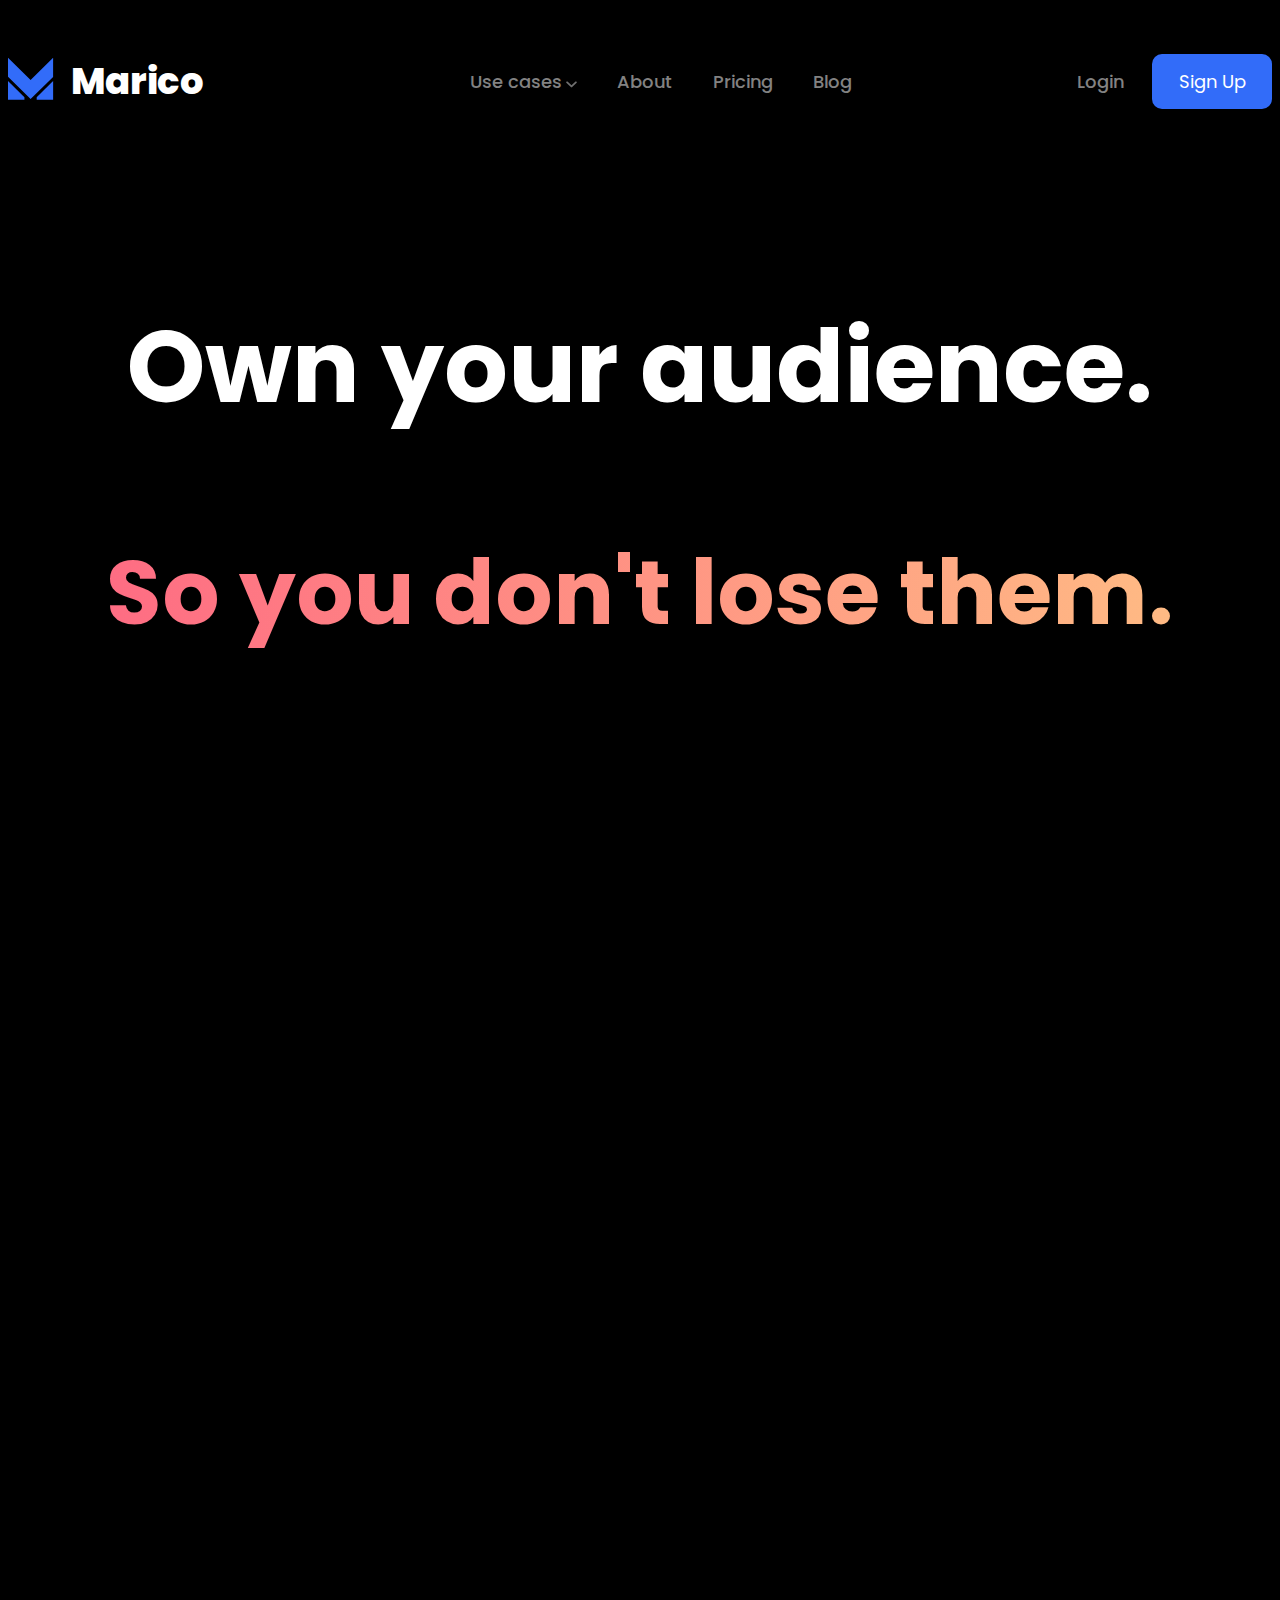
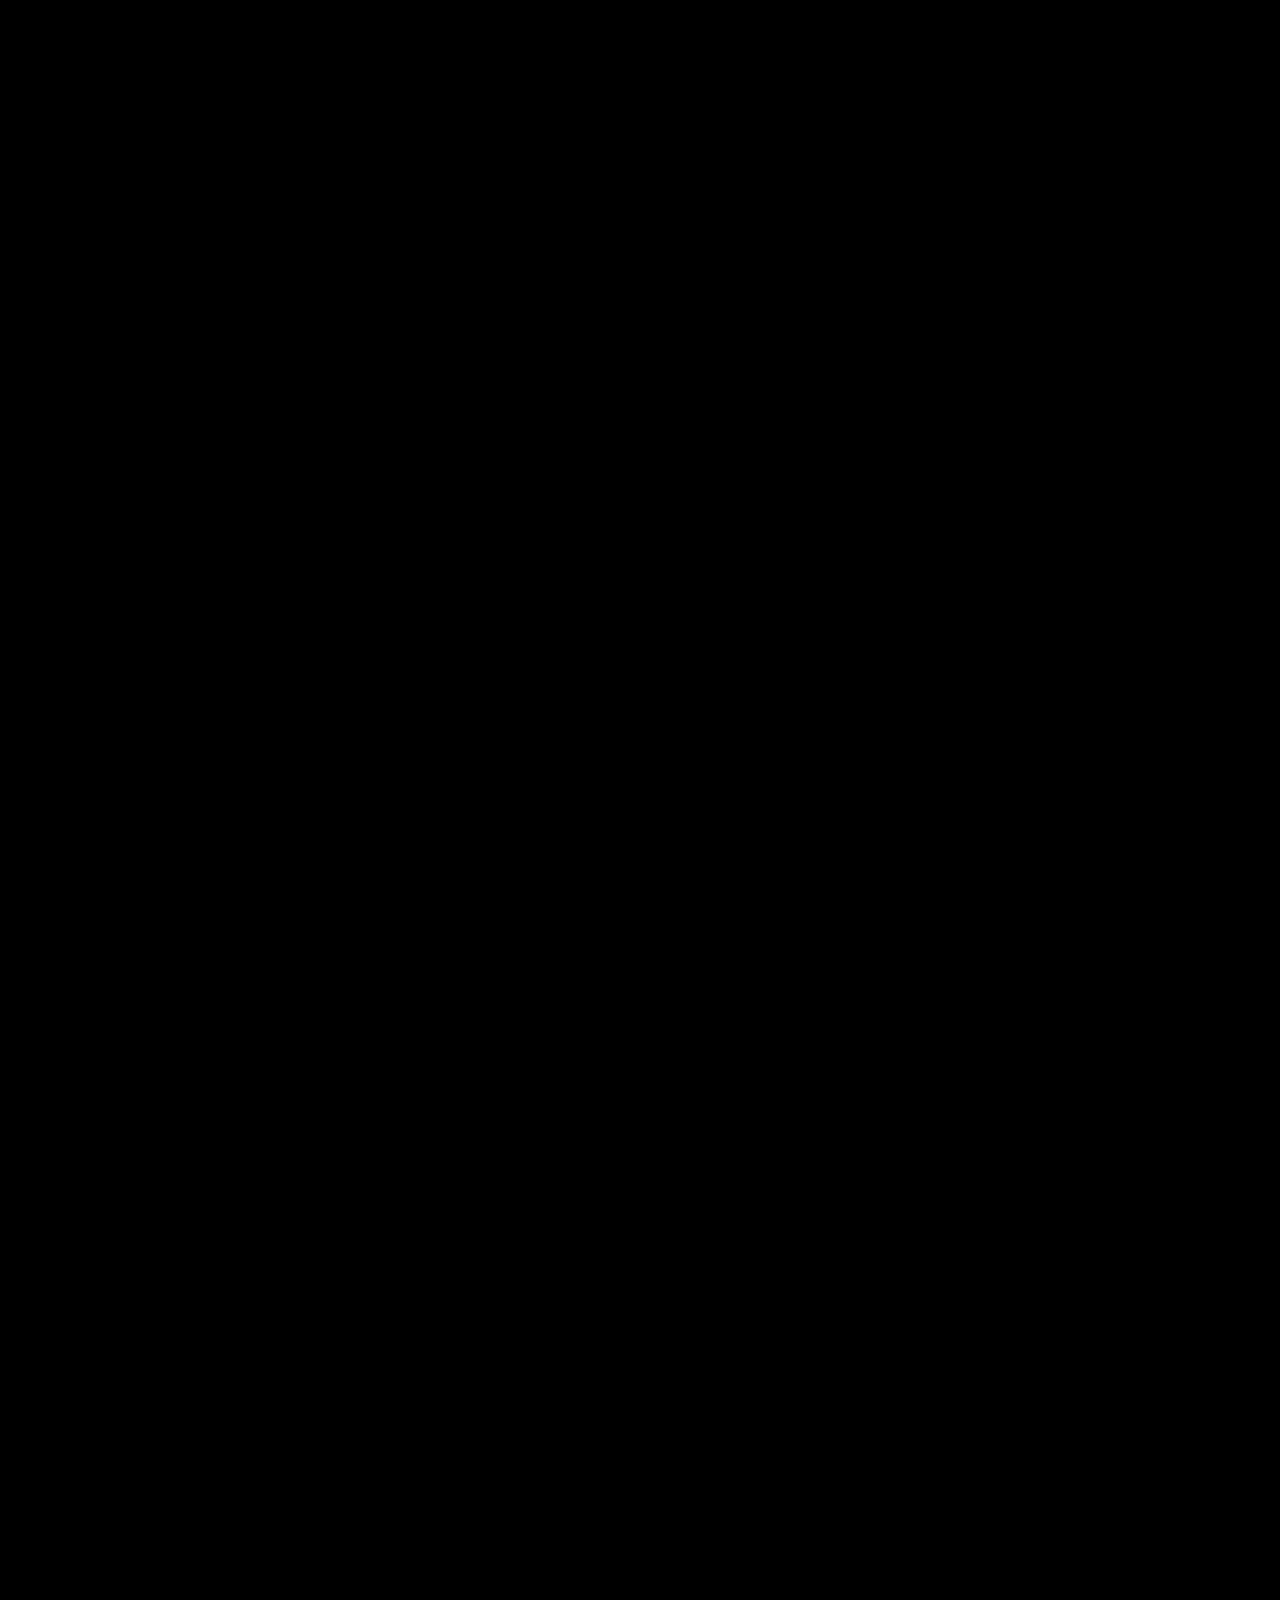
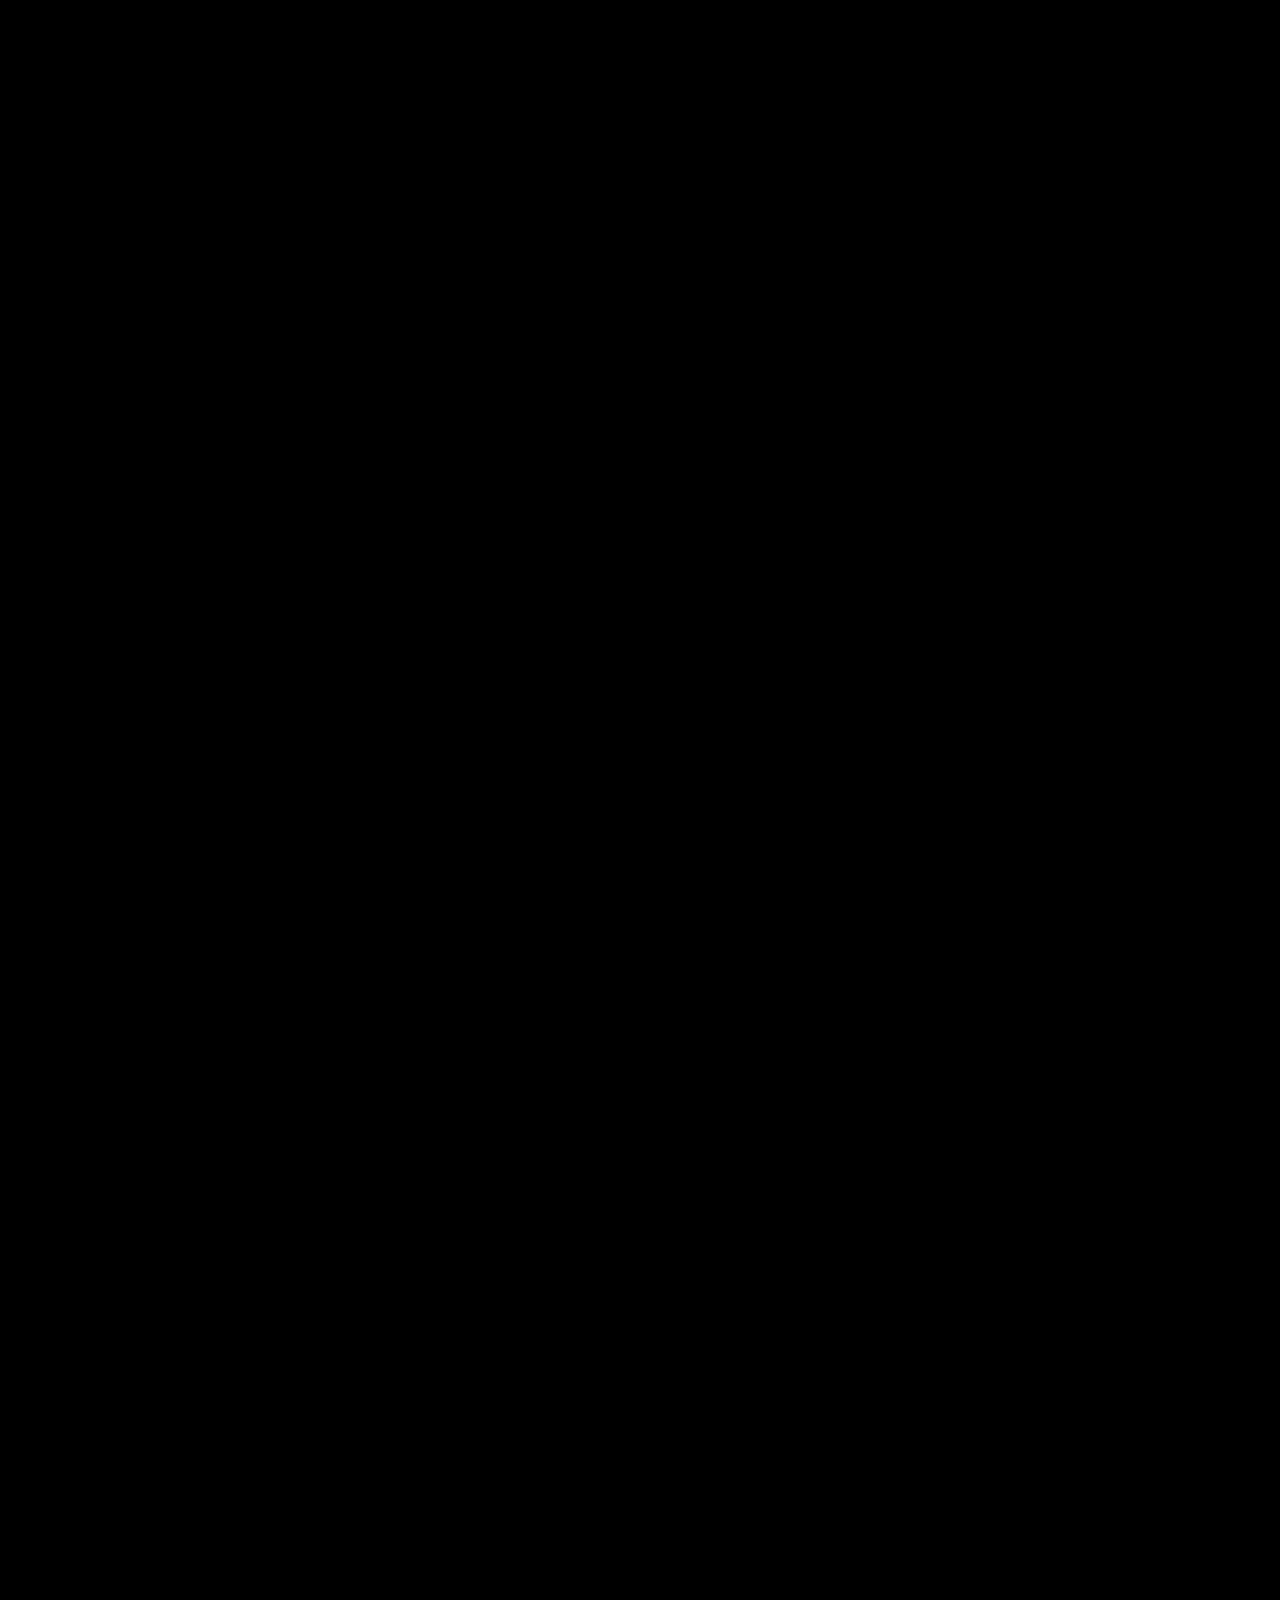
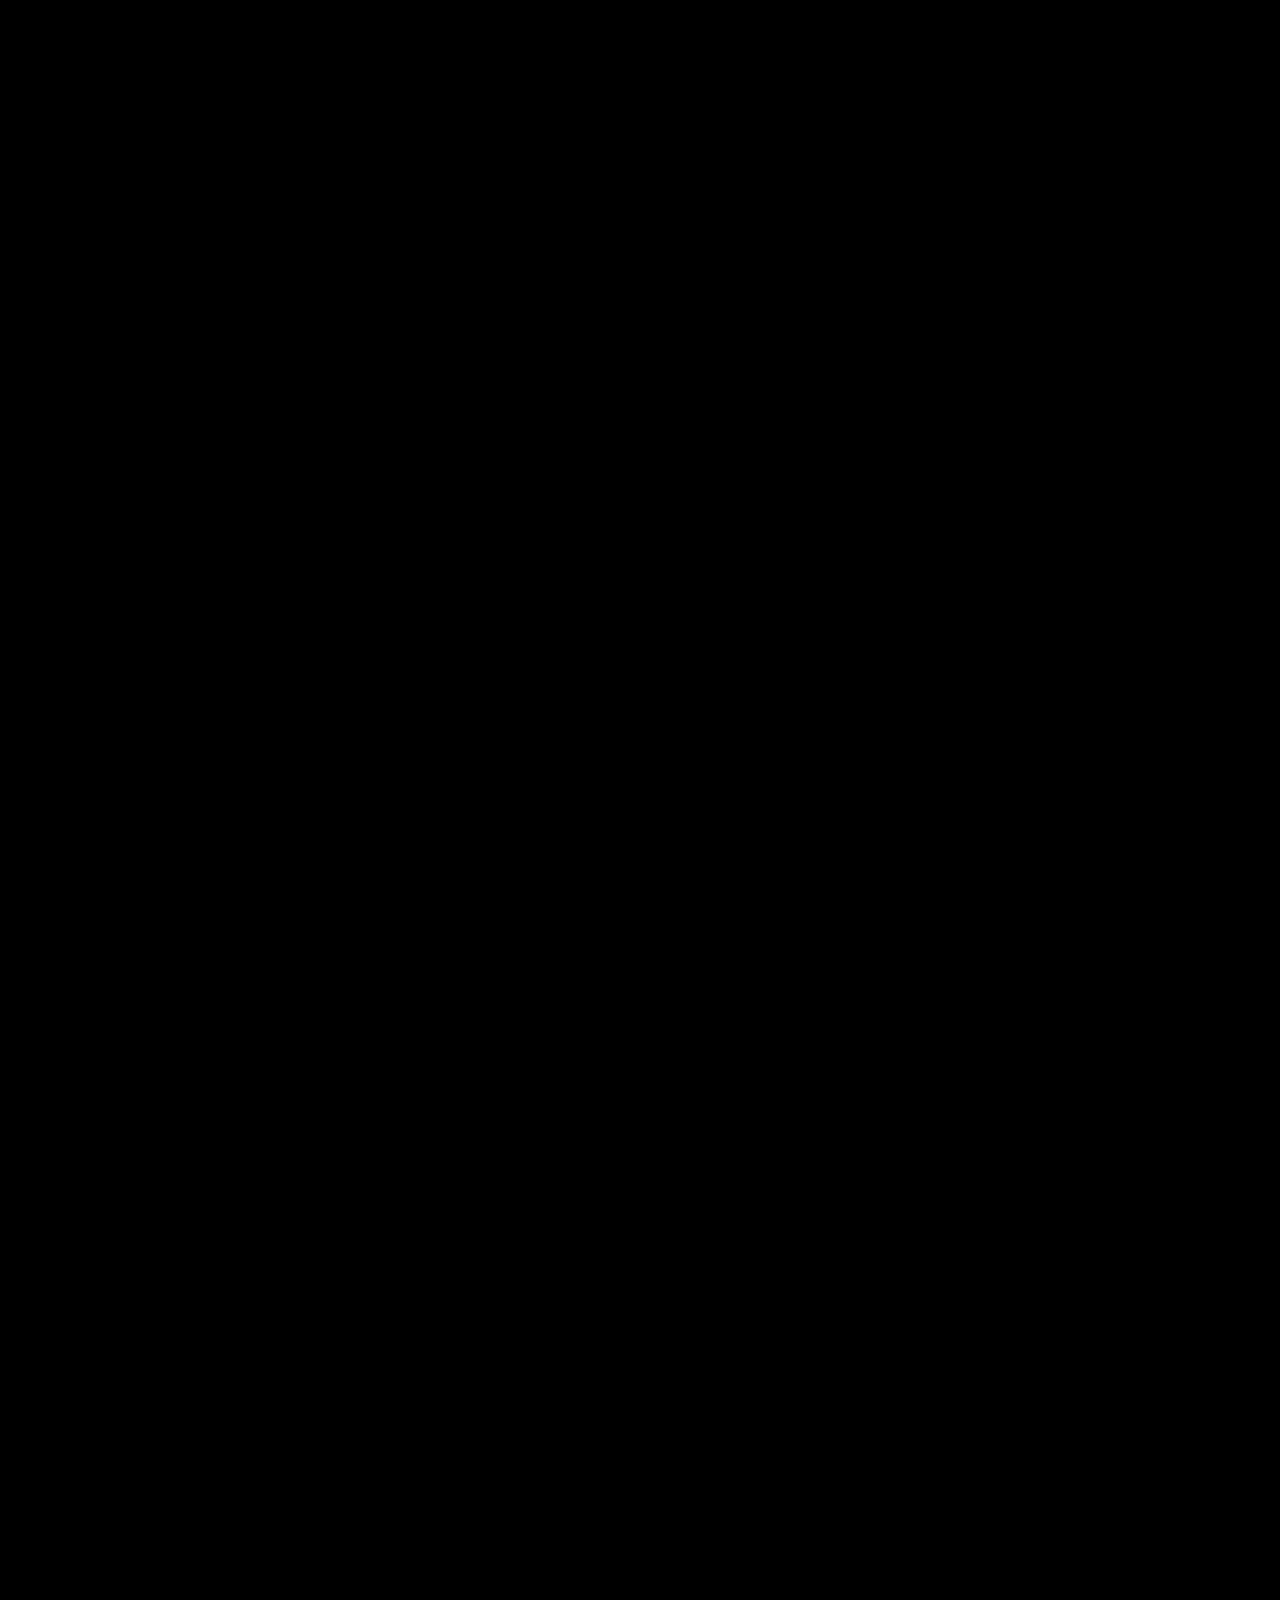
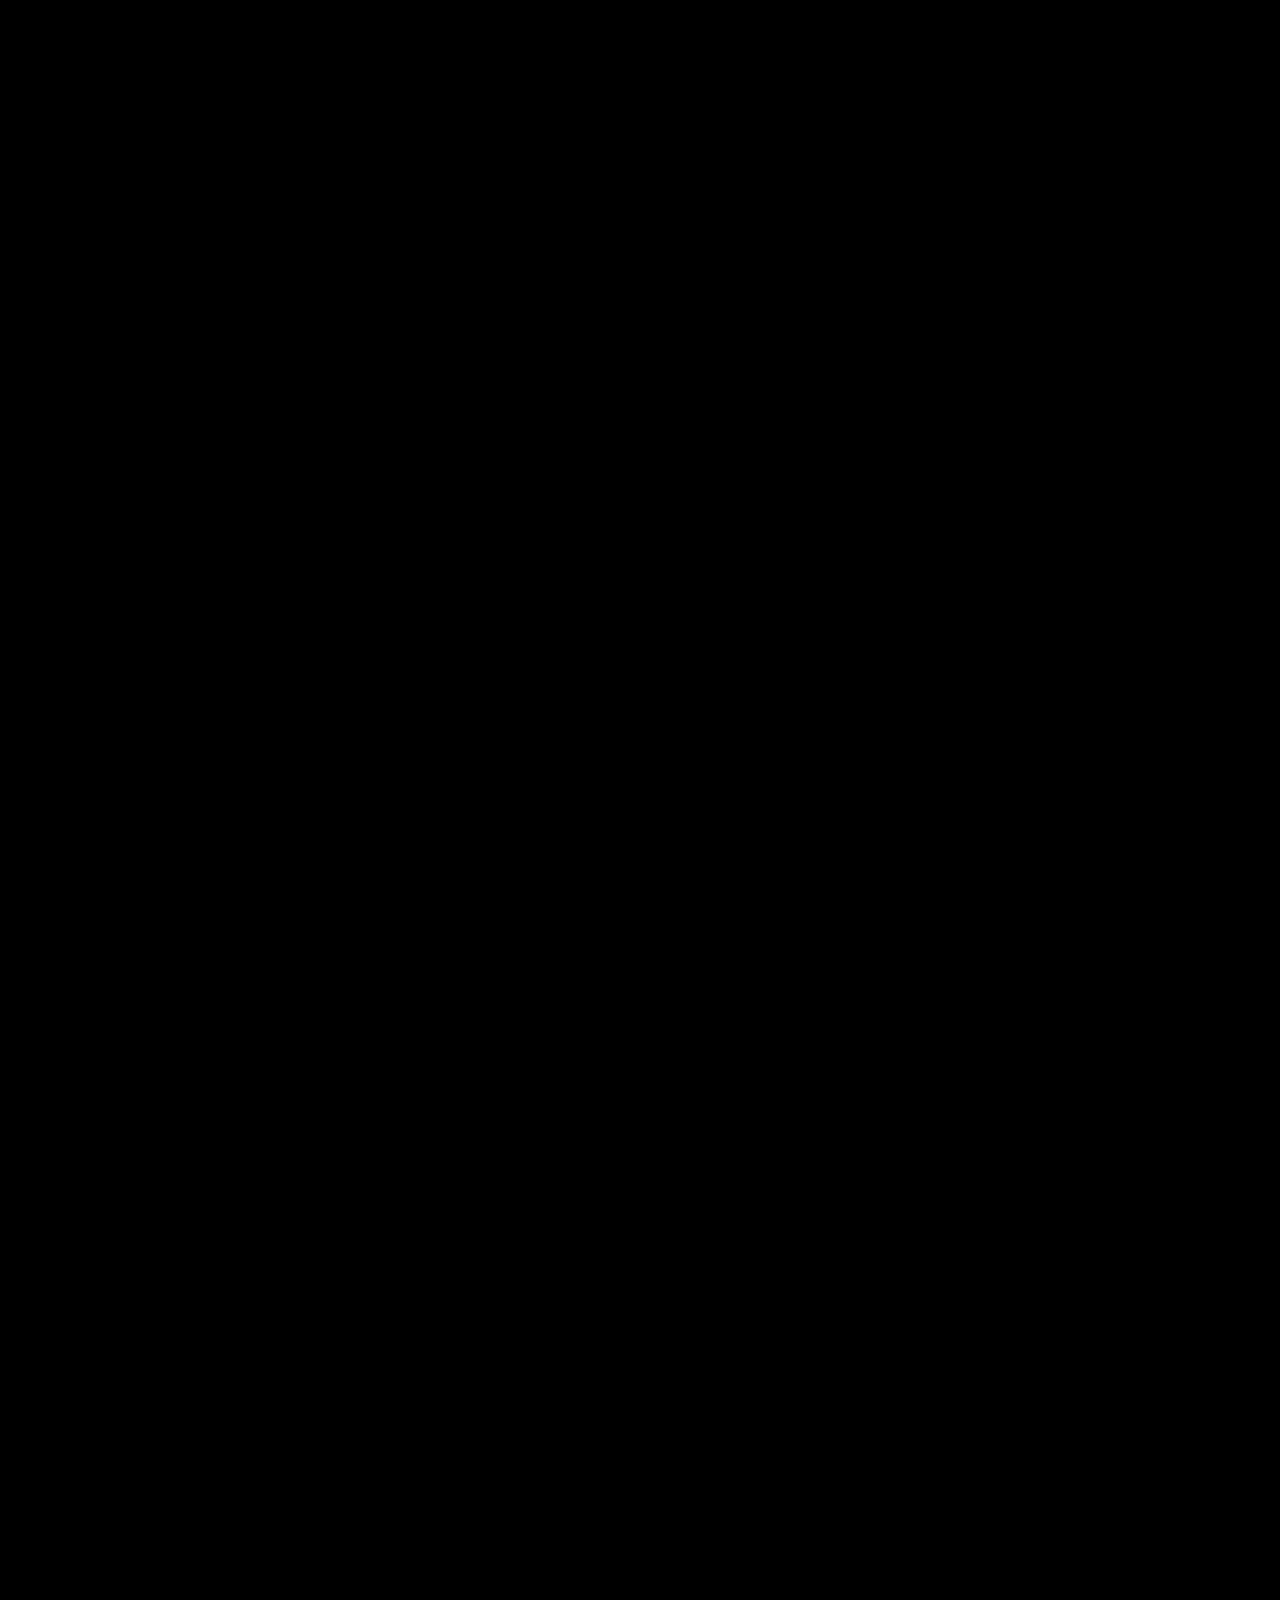
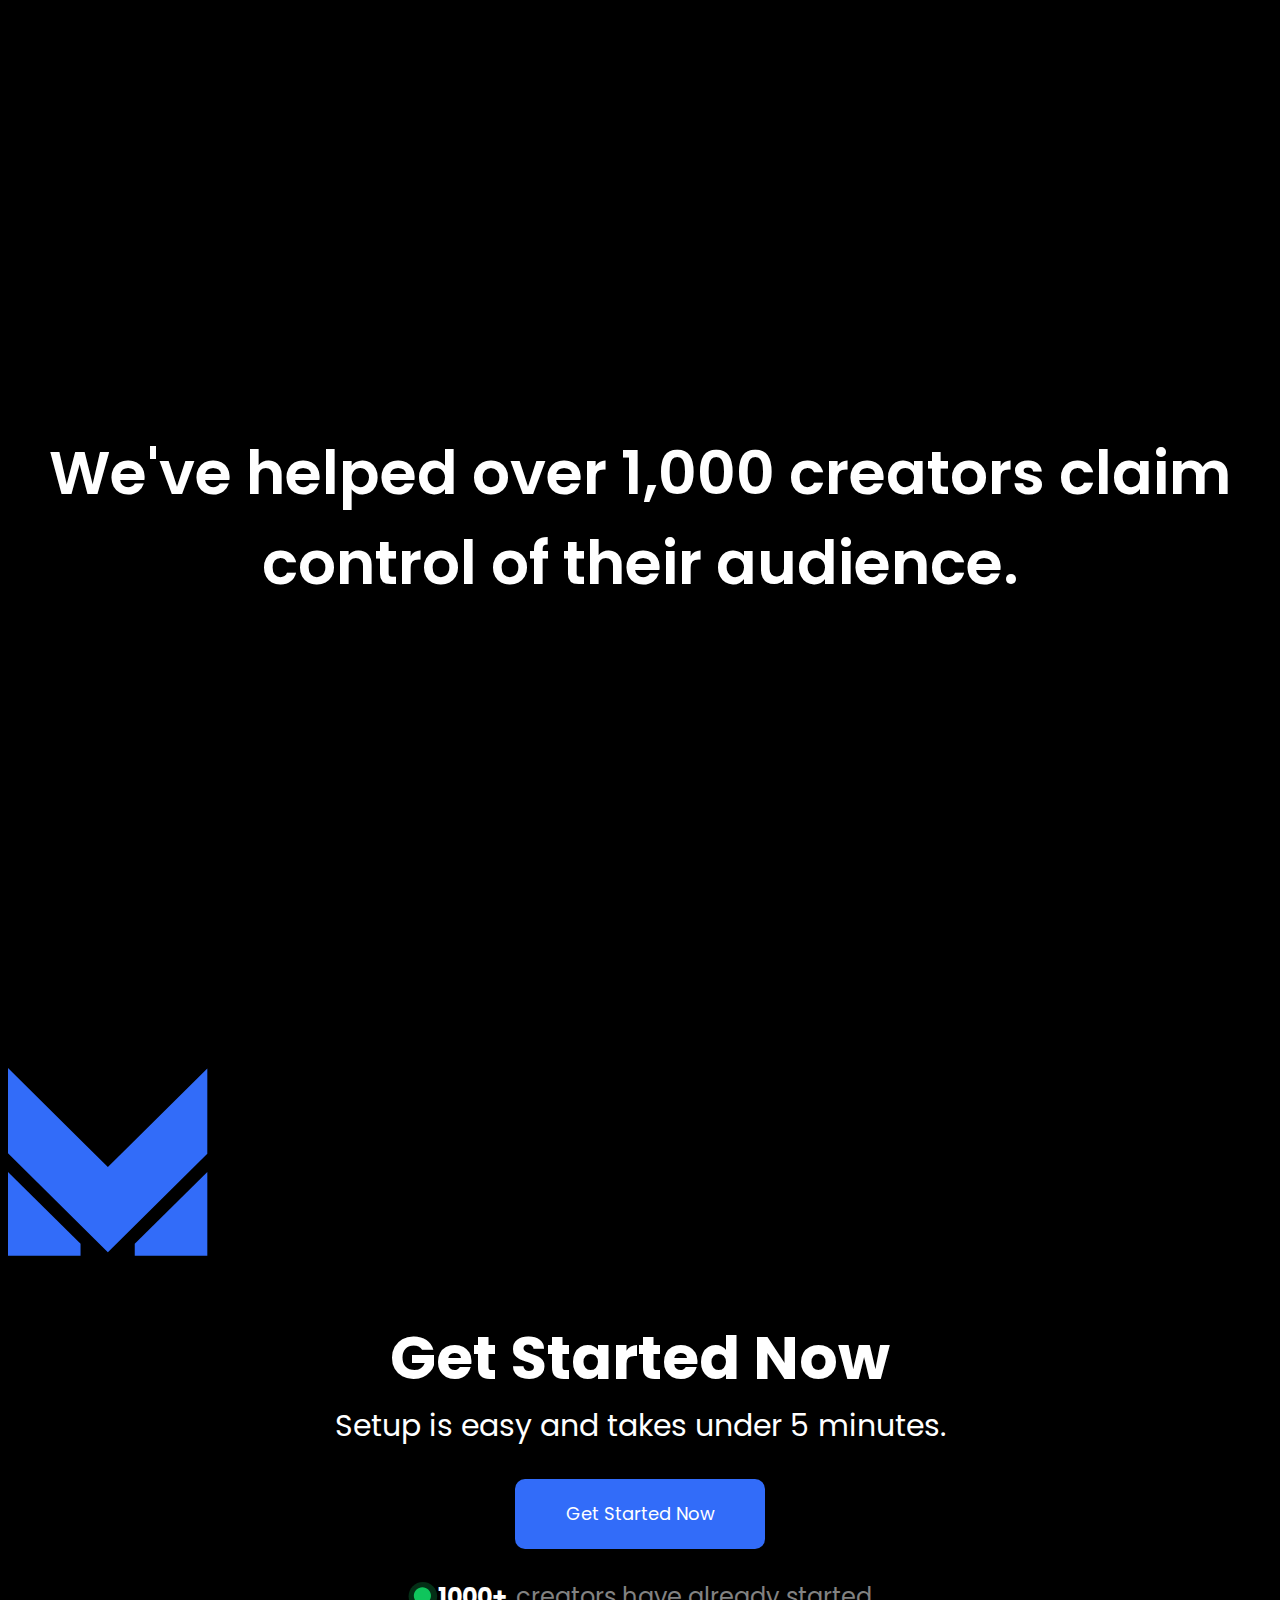
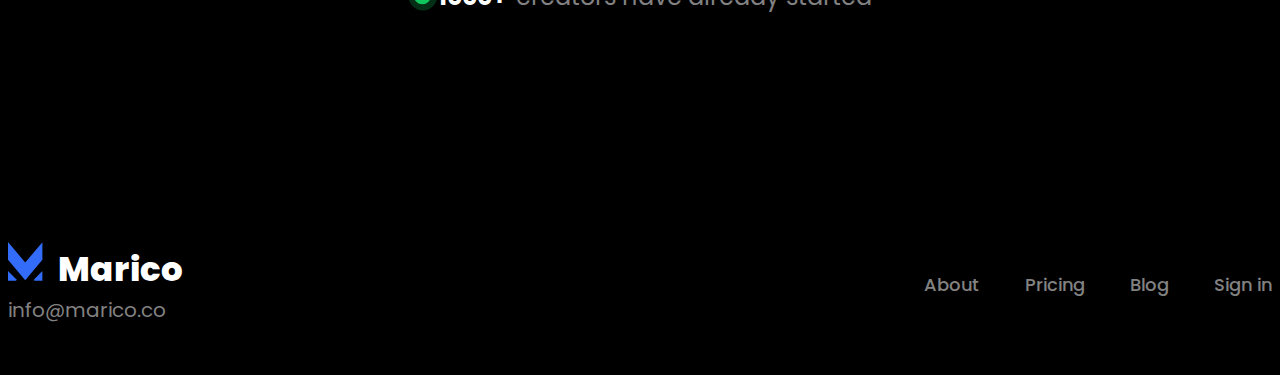
<file: index.html>
<!DOCTYPE html>
<html lang="en">
  <head>
    <meta charset="UTF-8" />
    <meta
      name="description"
      content="Хотите получить полный контроль над вашей аудиторией?
      Заходите и покупайте наши услуги"
    />
    <meta http-equiv="X-UA-Compatible" content="IE=edge" />
    <meta name="viewport" content="width=device-width, initial-scale=1.0" />
    <title>Marico</title>
  </head>
  <body>
    <header class="header">
      <div class="container">
        <div class="row">
          <div class="col-xl-12 header__wrapper">
            <div class="header__logo">
              <img src="img/header/logo.svg" alt="" class=""/>
              Marico
            </div>
            <div class="header__burger">
              <span></span>
              <span></span>
              <span></span>
            </div>
            <ul class="header__list">
              <li>
                <a href="index.html">Use cases</a>
                <ul class="header__submenu">
                  <li><a href="#">Category</a></li>
                  <li><a href="#">Author</a></li>
                  <li><a href="login.html">Login</a></li>
                  <li><a href="sign.html">Sign Up</a></li>
                </ul>
              </li>
              <li><a class="active" href="mission.html">About</a></li>
              <li><a href="pricing.html">Pricing</a></li>
              <li><a href="blog.html">Blog</a></li>
            </ul>
            <div class="header__account">
              <a href="login.html" class="header__login">Login</a>
              <a href="sign.html">
                <button class="header__button button">Sign Up</button>
              </a>
            </div>
          </div>
        </div>
      </div>
    </header>
    <section class="start">
      <div class="container"> <div class="row">
          <h2 class="col-xl-12 start__heading wow slideInLeft"
          data-wow-duration="2s"
          data-wow-offset="200">Own your audience.</h2>
          <div class="col-xl-12 start__gradient wow slideInRight "
          data-wow-duration="2s"
          data-wow-offset="200">So you don't lose them.</div>
          <div class="col-xl-12 start__descr wow fadeInDown "
          data-wow-duration="2s"
          data-wow-delay="2s"
          data-wow-offset="200">
            Turn your audience into email and text message subscribers.
          </div>
          <div class="col-xl-12 start__buttons wow fadeInDown "
          data-wow-duration="2s"
          data-wow-delay="2s"
          data-wow-offset="200">
            <a href="#"><button class="button">Get Started Now</button></a
            ><a href="#"
              ><button class="button button-grey">View A Demo</button></a
            >
          </div>
          <div class="start__creators wow fadeInDown"
          data-wow-duration="2s"
          data-wow-delay="2s">
            <img src="img/header/active.svg" alt="" />
            .
            <div class="start__count">1000+</div>
            <div class="start__text">creators have already started</div>
          </div>
        </div>
      </div></div>
       
    </section>
    <section
      class="why wow fadeInUp"
      data-wow-duration="2s"
      data-wow-offset="200"
    >
      <div class="container">
        <div class="row">
          <div class="col-xl-10 offset-xl-1">
            <h2 class="why__title">Why Creators Love Marico</h2>
          </div>
        </div>
        <div class="row">
          <div class="col-xl-12 why__cards">
            <div class="col-xl-4 why__card">
              <div class="why__card-title">
                <img src="img/why/card-1.svg" alt="" />Reduced Anxiety
              </div>
              <div class="why__card-descr">
                Never worry about losing your audience.
              </div>
            </div>
            <div class="col-xl-4 why__card">
              <div class="why__card-title">
                <img src="img/why/card-2.svg" alt="" />Lower Workload
              </div>
              <div class="why__card-descr">
                Just share one link. We'll handle the rest.
              </div>
            </div>
            <div class="col-xl-4 why__card">
              <div class="why__card-title">
                <img src="img/why/card-3.svg" alt="" />More Time
              </div>
              <div class="why__card-descr">
                Spend less time on marketing tools
              </div>
            </div>
          </div>
        </div>
      </div>
    </section>
    <section class="one wow slideInUp"
    data-wow-duration="2s"
    data-wow-offset="300">
      <div class="container">
        <div class="stepnumber">STEP 1</div>
        <div class="row">
          <div class="col-xl-10 offset-xl-1 steptitle">
            Connect Your Content
          </div>
          <div class="col-xl-8 offset-xl-2 stepdescr">
            Bring all of your content together and get a Homepage that
            automatically updates whenever you create anywhere online.
          </div>
          <div class="col-xl-6 offset-xl-3">
            <button class="one__button button button-grey">
              View Avaliable Sources
            </button>
          </div>
        </div>
        <div class="row block">
          <div class="col-xl-6 block__content col-lg-11 col-md-10">
            <div class="block__uptitle">Your Homepage</div>
            <div class="block__title">
              Your Content. <br />
              All in <span class="block__blue">One Spot</span>
            </div>
            <ol class="block__list">
              <li>Bring all of your content together into one homepage.</li>
              <li>Your page automatically updates whenever you create.</li>
            </ol>
            <div class="block__buttons">
              <a href="#">
                <button class="button">Get Started Now</button>
              </a>
              <a href="#">
                <button class="button button-grey">View A Demo</button>
              </a>
            </div>
          </div>
          <div class="col-xl-6 block__image">
            <img src="img/step_one/stepone.webp" alt="" />
            <div class="block__square"></div>
          </div>
        </div>
      </div>
    </section>
    <section class="two wow slideInUp"
    data-wow-duration="2s"
    data-wow-offset="500">
      <div class="container">
        <div class="stepnumber">STEP 2</div>
        <div class="row">
          <div class="col-xl-10 offset-xl-1 steptitle">Share Your Homepage</div>
          <div class="col-xl-8 offset-xl-2 stepdescr">
            Share your Wavium homepage link with your followers, and we'll
            handle the rest.
          </div>
        </div>
        <div class="row two__wrapper">
          <div class="col-xl-6 two__bottom">
            <div class="two__block">
              <h2 class="two__uptitle">One Link</h2>
              <div class="two__title">
                ALL You Create. <br />
                <span class="two__white">One Link.</span>
              </div>
              <div class="container-fluid">
                <img
                  class="two__image"
                  src="img/step_two/step-two.svg"
                  alt=""
                />
              </div>
            </div>
          </div>
          <div class="col-xl-6">
            <div class="two__block">
              <h2 class="two__uptitle">Collect Subscribers</h2>
              <div class="two__title two__top">
                Emails.
                <br />
                Phone #s. <br />
                <span class="two__white">All Yours.</span>
              </div>
            </div>
          </div>
        </div>
        <a href="#">
          <button class="button two__button">Get Started</button>
        </a>
      </div>
    </section>
    <section class="one wow slideInUp"
    data-wow-duration="2s"
    data-wow-offset="200">
      <div class="container">
        <div class="stepnumber">STEP 3</div>
        <div class="row">
          <div class="col-xl-10 offset-xl-1 steptitle">
            Send Emails & Text Messages
          </div>
          <div class="col-xl-8 offset-xl-2 stepdescr">
            No more going through a social platform. Reach and engage your
            audience directly over email and text massage.
          </div>
        </div>
        <div class="row block">
          <div class="col-xl-6 block__content col-lg-11 col-md-10">
            <div class="block__uptitle">Create & Share</div>
            <div class="block__title">
              Reach Your<br />
              Audience <span class="block__blue">Directly.</span>
            </div>
            <ol class="block__list">
              <li>Embed content or create something new to share.</li>
              <li>Share content over email, text message or your homepage.</li>
            </ol>
            <div class="block__buttons">
              <a href="#">
                <button class="button">Get Started Now</button>
              </a>
              <a href="#">
                <button class="button button-grey">View A Demo</button>
              </a>
            </div>
          </div>
          <div class="col-xl-6 block__image three__image">
            <img src="img/step_three/step-three.webp" alt="" />
            <div class="block__square"></div>
          </div>
        </div>
      </div>
    </section>
    <section class="experts wow slideInUp"
    data-wow-duration="2s"
    data-wow-offset="300">
      <div class="container-fluid">
        <div class="row">
          <div class="col-xl-12">
            <div class="experts__title">Experts Agree</div>
          </div>
          <div class="col-xl-12">
            <img src="img/experts/Image.webp" alt="" />
          </div>
        </div>
      </div>
    </section>
    <section class="help">
      <div class="container">
        <div class="row">
          <div class="col-xl-12">
            <div class="help__text">
              We've helped over 1,000 creators claim control of their audience.
            </div>
          </div>
        </div>
      </div>
    </section>
    <section class="prefooter">
      <div class="container">
        <div class="row">
          <img src="img/footer/footer.svg" alt="" class="prefooter__logo" />
          <div class="prefooter__title">Get Started Now</div>
          <div class="prefooter__descr">
            Setup is easy and takes under 5 minutes.
          </div>
          <button class="prefooter__button button">Get Started Now</button>
          <div class="start__creators">
            <img src="img/header/active.svg" alt="" />
            <div class="start__count">1000+</div>
            <div class="start__text">creators have already started</div>
          </div>
        </div>
      </div>
    </section>
    <footer class="footer">
      <div class="container">
        <div class="row">
          <div class="col-xl-12 footer__block">
            <div class="footer__intro">
              <img src="img/footer/footer_2.svg" alt="" />Marico
              <br />
              <div class="footer__mail">info@marico.co</div>
            </div>

            <ul class="footer__list">
              <li class="active"><a href="mission.html">About</a></li>
              <li><a href="pricing.html">Pricing</a></li>
              <li><a href="blog.html">Blog</a></li>
              <li><a href="sign.html">Sign in</a></li>
            </ul>
          </div>
        </div>
      </div>
    </footer>

    <link
      href="https://cdn.jsdelivr.net/npm/bootstrap@5.3.0-alpha1/dist/css/bootstrap.min.css"
      rel="stylesheet"
      integrity="sha384-GLhlTQ8iRABdZLl6O3oVMWSktQOp6b7In1Zl3/Jr59b6EGGoI1aFkw7cmDA6j6gD"
      crossorigin="anonymous"
    />
    <script src="js/main.js"></script>
    <script src="libs/wow.min.js"></script>
    <script>
      new WOW().init();
    </script>

    <link rel="stylesheet" href="libs/animate.css" />
    <link rel="stylesheet" href="css/style.min.css" />
  </body>
</html>
</file>
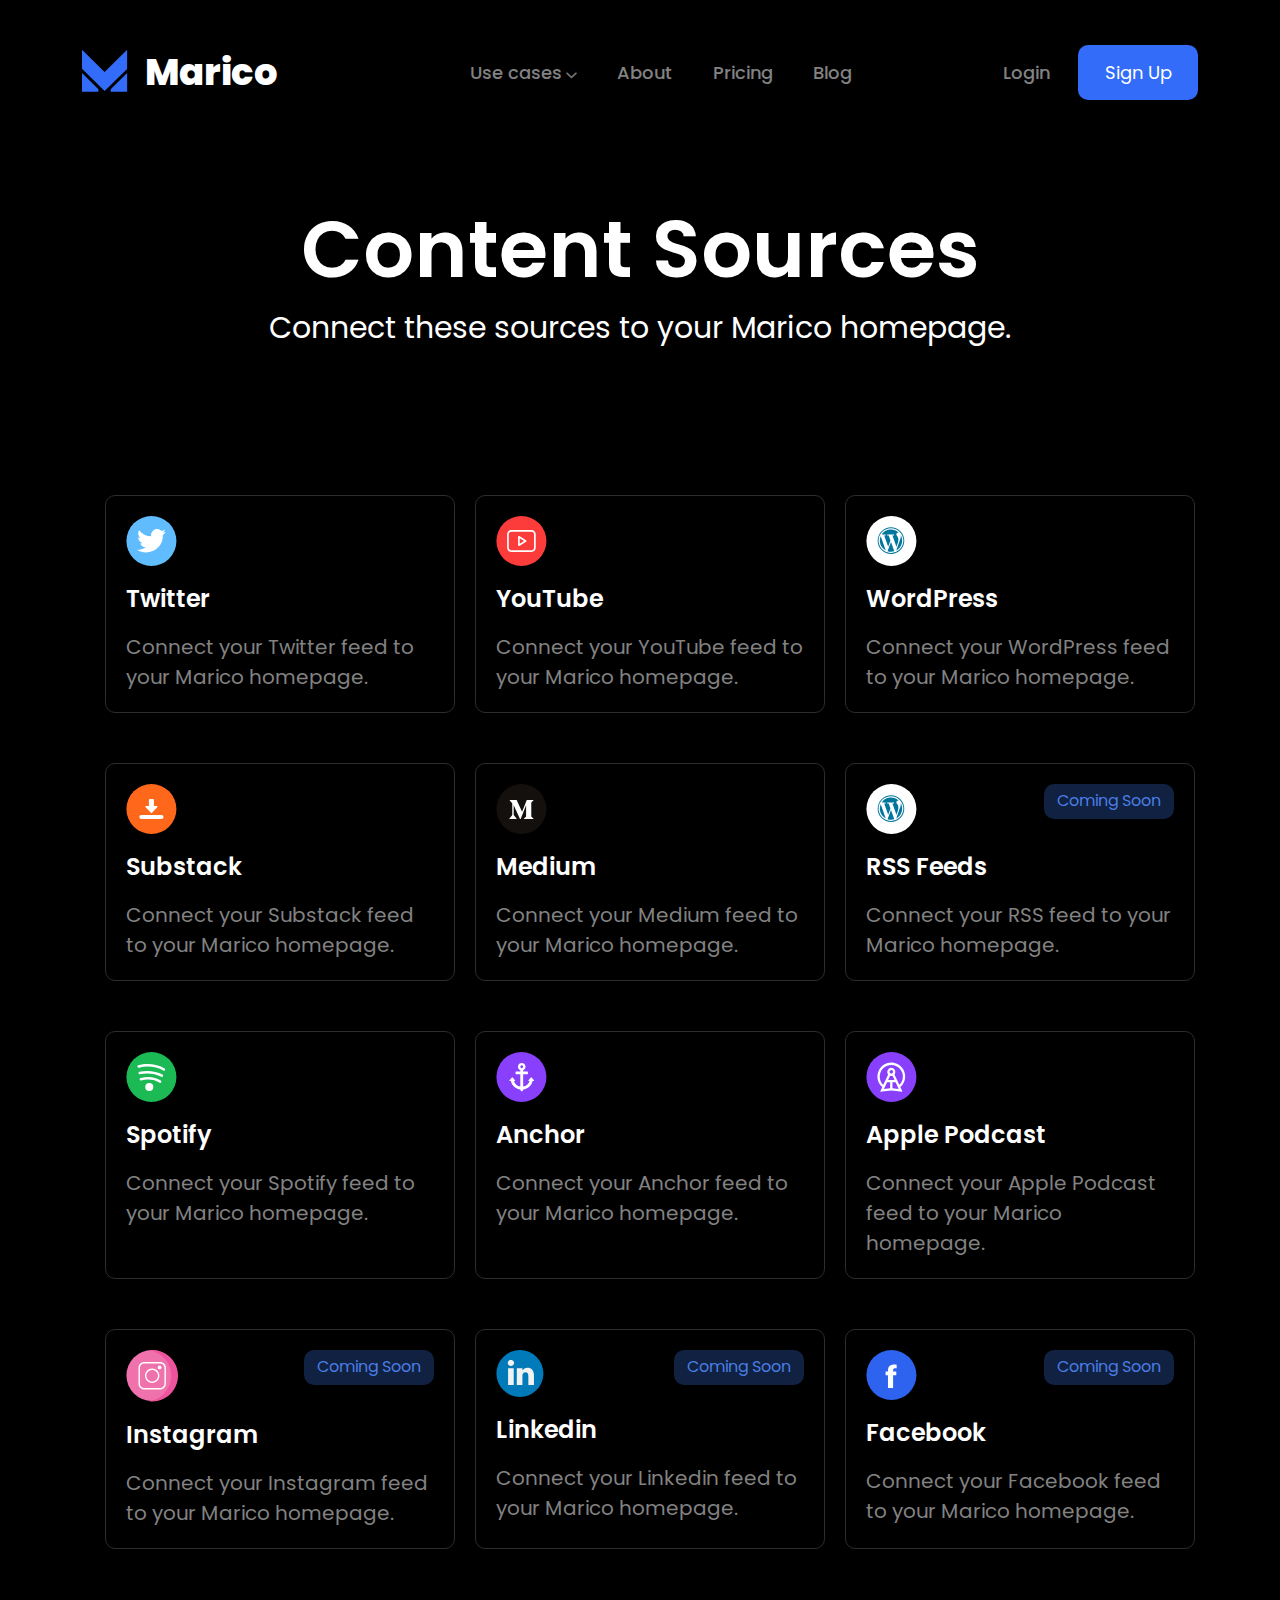
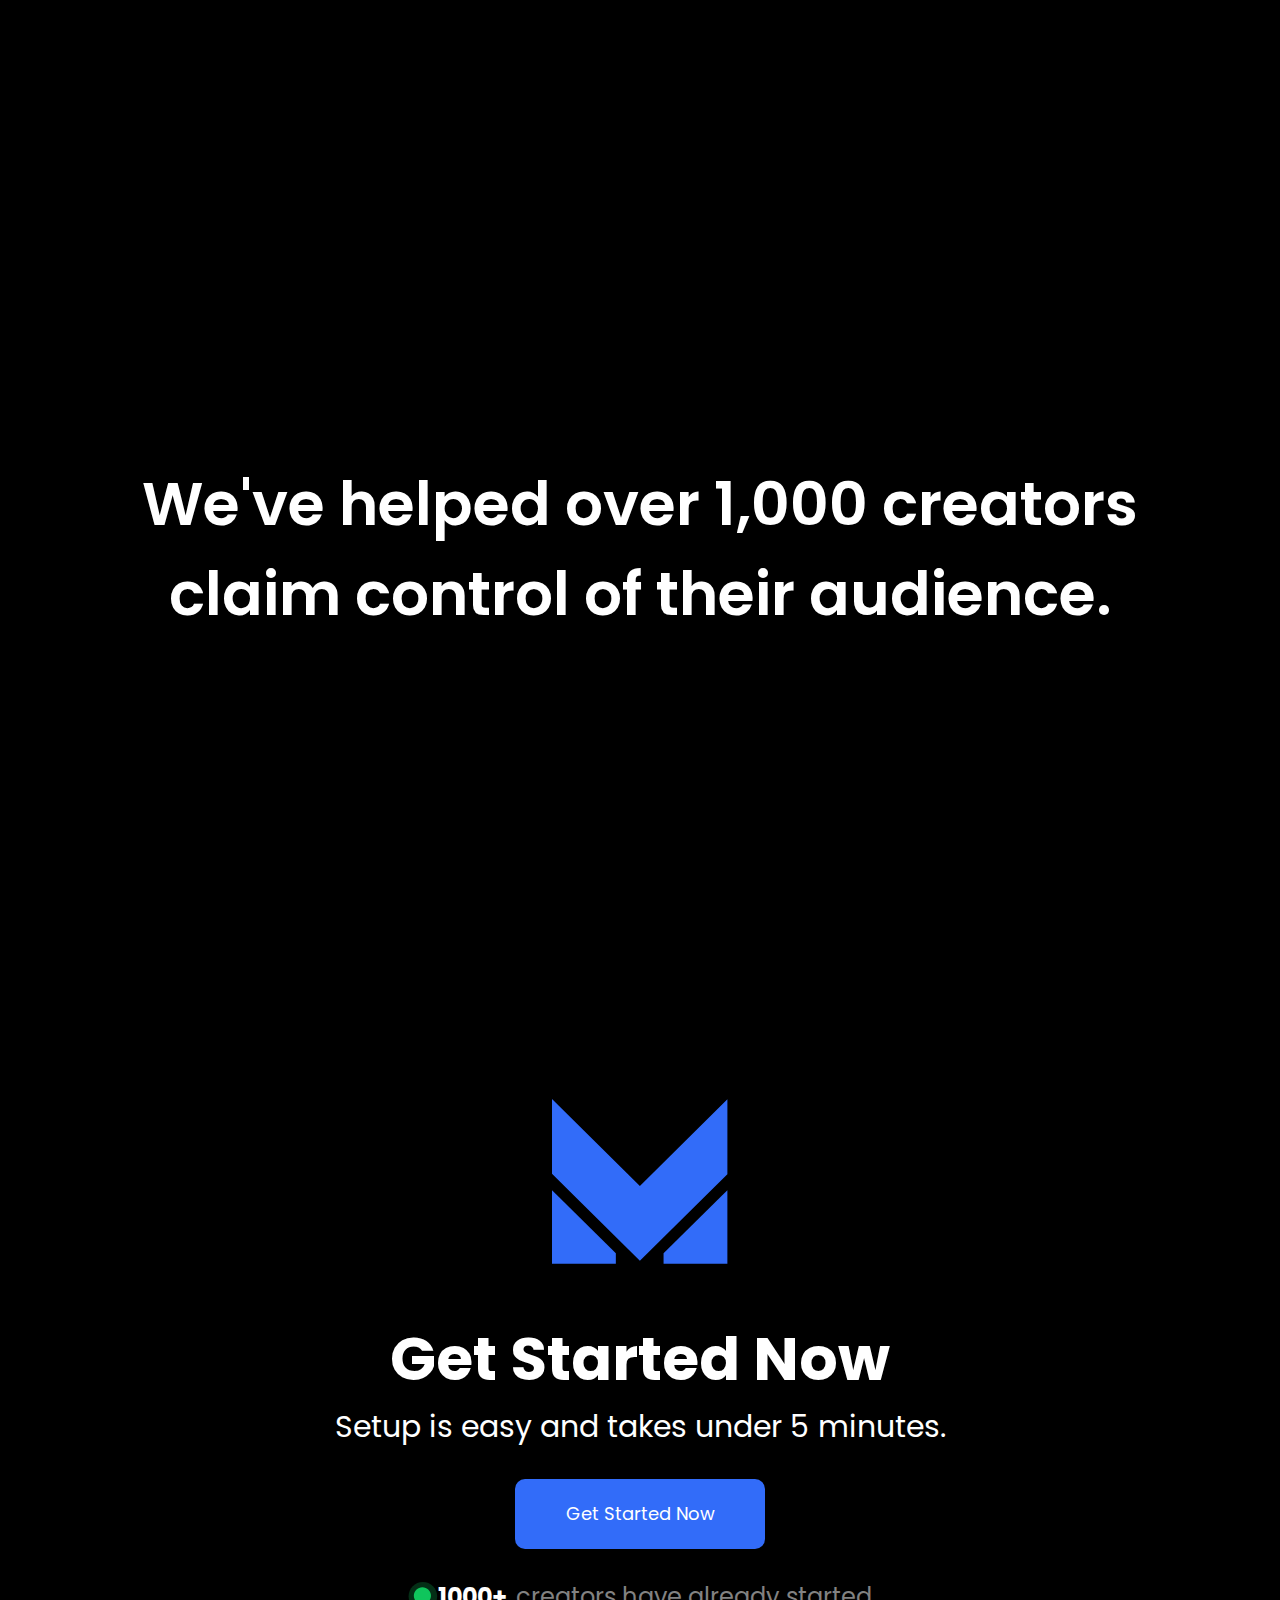
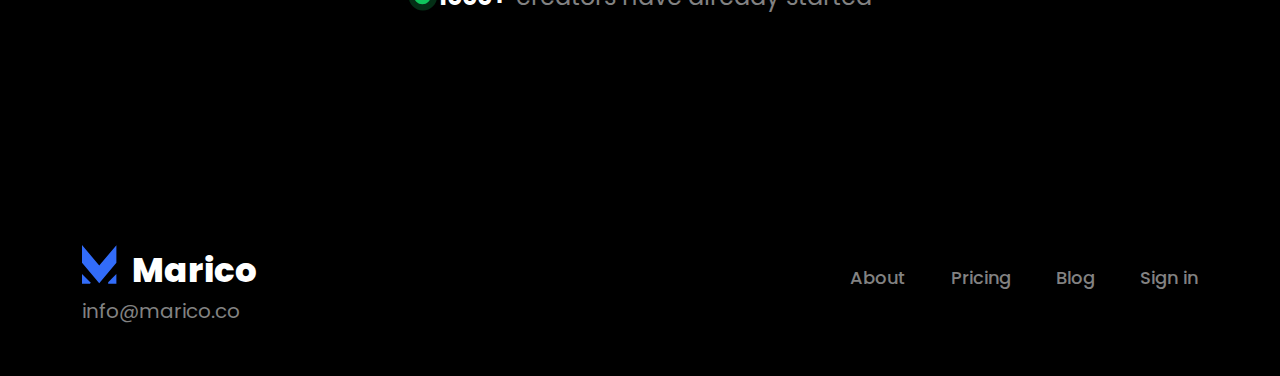
<file: blog.html>
<!DOCTYPE html>
<html lang="en">
  <head>
    <meta charset="UTF-8" />
    <meta
      name="description"
      content="Хотите получить полный контроль над вашей аудиторией?
      Заходите и покупайте наши услуги"
    />
    <meta http-equiv="X-UA-Compatible" content="IE=edge" />
    <meta name="viewport" content="width=device-width, initial-scale=1.0" />
    <title>Document</title>
  </head>
  <body>
    <header class="header">
      <div class="container">
        <div class="row">
          <div class="col-xl-12 header__wrapper">
            <div class="header__logo">
              <img src="img/header/logo.svg" alt="" />
              Marico
            </div>
            <div class="header__burger">
              <span></span>
              <span></span>
              <span></span>
            </div>
            <ul class="header__list">
              <li>
                <a href="index.html">Use cases</a>
                <ul class="header__submenu">
                  <li><a href="#">Category</a></li>
                  <li><a href="#">Author</a></li>
                  <li><a href="login.html">Login</a></li>
                  <li><a href="sign.html">Sign Up</a></li>
                </ul>
              </li>
              <li><a class="active" href="mission.html">About</a></li>
              <li><a href="pricing.html">Pricing</a></li>
              <li><a href="blog.html">Blog</a></li>
            </ul>
            <div class="header__account">
              <a href="login.html" class="header__login">Login</a>
              <a href="sign.html">
                <button class="header__button button">Sign Up</button>
              </a>
            </div>
          </div>
        </div>
      </div>
    </header>

    <section class="source">
      <div class="container">
        <h2 class="source__title">Content Sources</h2>
        <div class="source__descr">
          Connect these sources to your Marico homepage.
        </div>
        <div class="row source__cards">
          <div class="col-xl-3 source__card">
            <img src="img/sources/Twitter.svg" alt="" />
            <div class="source__card-title">Twitter</div>
            <div class="source__card-descr">
              Connect your Twitter feed to your Marico homepage.
            </div>
          </div>
          <div class="col-xl-3 source__card">
            <img src="img/sources/YouTube.svg" alt="" />
            <div class="source__card-title">YouTube</div>
            <div class="source__card-descr">
              Connect your YouTube feed to your Marico homepage.
            </div>
          </div>
          <div class="col-xl-3 source__card">
            <img src="img/sources/Wordpress.svg" alt="" />
            <div class="source__card-title">WordPress</div>
            <div class="source__card-descr">
              Connect your WordPress feed to your Marico homepage.
            </div>
          </div>
          <div class="col-xl-3 source__card">
            <img src="img/sources/Substack.svg" alt="" />
            <div class="source__card-title">Substack</div>
            <div class="source__card-descr">
              Connect your Substack feed to your Marico homepage.
            </div>
          </div>
          <div class="col-xl-3 source__card">
            <img src="img/sources/Medium.svg" alt="" />
            <div class="source__card-title">Medium</div>
            <div class="source__card-descr">
              Connect your Medium feed to your Marico homepage.
            </div>
          </div>
          <div class="col-xl-3 source__card">
            <img src="img/sources/Wordpress.svg" alt="" />
            <div class="source__card-title">RSS Feeds</div>
            <div class="source__card-descr">
              Connect your RSS feed to your Marico homepage.
            </div>
            <div class="source__card-soon">Coming Soon</div>
          </div>
          <div class="col-xl-3 source__card">
            <img src="img/sources/Spotifyo.svg" alt="" />
            <div class="source__card-title">Spotify</div>
            <div class="source__card-descr">
              Connect your Spotify feed to your Marico homepage.
            </div>
          </div>
          <div class="col-xl-3 source__card">
            <img src="img/sources/Anchor.svg" alt="" />
            <div class="source__card-title">Anchor</div>
            <div class="source__card-descr">
              Connect your Anchor feed to your Marico homepage.
            </div>
          </div>
          <div class="col-xl-3 source__card">
            <img src="img/sources/Podcast.svg" alt="" />
            <div class="source__card-title">Apple Podcast</div>
            <div class="source__card-descr">
              Connect your Apple Podcast feed to your Marico homepage.
            </div>
          </div>
          <div class="col-xl-3 source__card">
            <img src="img/sources/Instagram.svg" alt="" />
            <div class="source__card-title">Instagram</div>
            <div class="source__card-descr">
              Connect your Instagram feed to your Marico homepage.
            </div>
            <div class="source__card-soon">Coming Soon</div>
          </div>
          <div class="col-xl-3 source__card">
            <img src="img/sources/Linkedin.svg" alt="" />
            <div class="source__card-title">Linkedin</div>
            <div class="source__card-descr">
              Connect your Linkedin feed to your Marico homepage.
            </div>
            <div class="source__card-soon">Coming Soon</div>
          </div>
          <div class="col-xl-3 source__card">
            <img src="img/sources/Facebook.svg" alt="" />
            <div class="source__card-title">Facebook</div>
            <div class="source__card-descr">
              Connect your Facebook feed to your Marico homepage.
            </div>
            <div class="source__card-soon">Coming Soon</div>
          </div>
        </div>
      </div>
    </section>

    <section class="help">
      <div class="container">
        <div class="row">
          <div class="col-xl-12">
            <div class="help__text">
              We've helped over 1,000 creators claim control of their audience.
            </div>
          </div>
        </div>
      </div>
    </section>

    <section class="prefooter">
      <div class="container">
        <div class="row">
          <img src="img/footer/footer.svg" alt="" class="prefooter__logo" />
          <div class="prefooter__title">Get Started Now</div>
          <div class="prefooter__descr">
            Setup is easy and takes under 5 minutes.
          </div>
          <button class="prefooter__button button">Get Started Now</button>
          <div class="start__creators">
            <img src="img/header/active.svg" alt="" />
            <div class="start__count">1000+</div>
            <div class="start__text">creators have already started</div>
          </div>
        </div>
      </div>
    </section>
    <footer class="footer">
      <div class="container">
        <div class="row">
          <div class="col-xl-12 footer__block">
            <div class="footer__intro">
              <img src="img/footer/footer_2.svg" alt="" />Marico
              <br />
              <div class="footer__mail">info@marico.co</div>
            </div>

            <ul class="footer__list">
              <li class="active"><a href="mission.html">About</a></li>
              <li><a href="pricing.html">Pricing</a></li>
              <li><a href="blog.html">Blog</a></li>
              <li><a href="sign.html">Sign in</a></li>
            </ul>
          </div>
        </div>
      </div>
    </footer>

    <link
      href="https://cdn.jsdelivr.net/npm/bootstrap@5.3.0-alpha1/dist/css/bootstrap.min.css"
      rel="stylesheet"
      integrity="sha383-GLhlTQ8iRABdZLl6O3oVMWSktQOp6b7In1Zl3/Jr59b6EGGoI1aFkw7cmDA6j6gD"
      crossorigin="anonymous"
    />
    <script src="js/main.js"></script>
    <link rel="stylesheet" href="css/style.min.css" />
  </body>
</html>
</file>
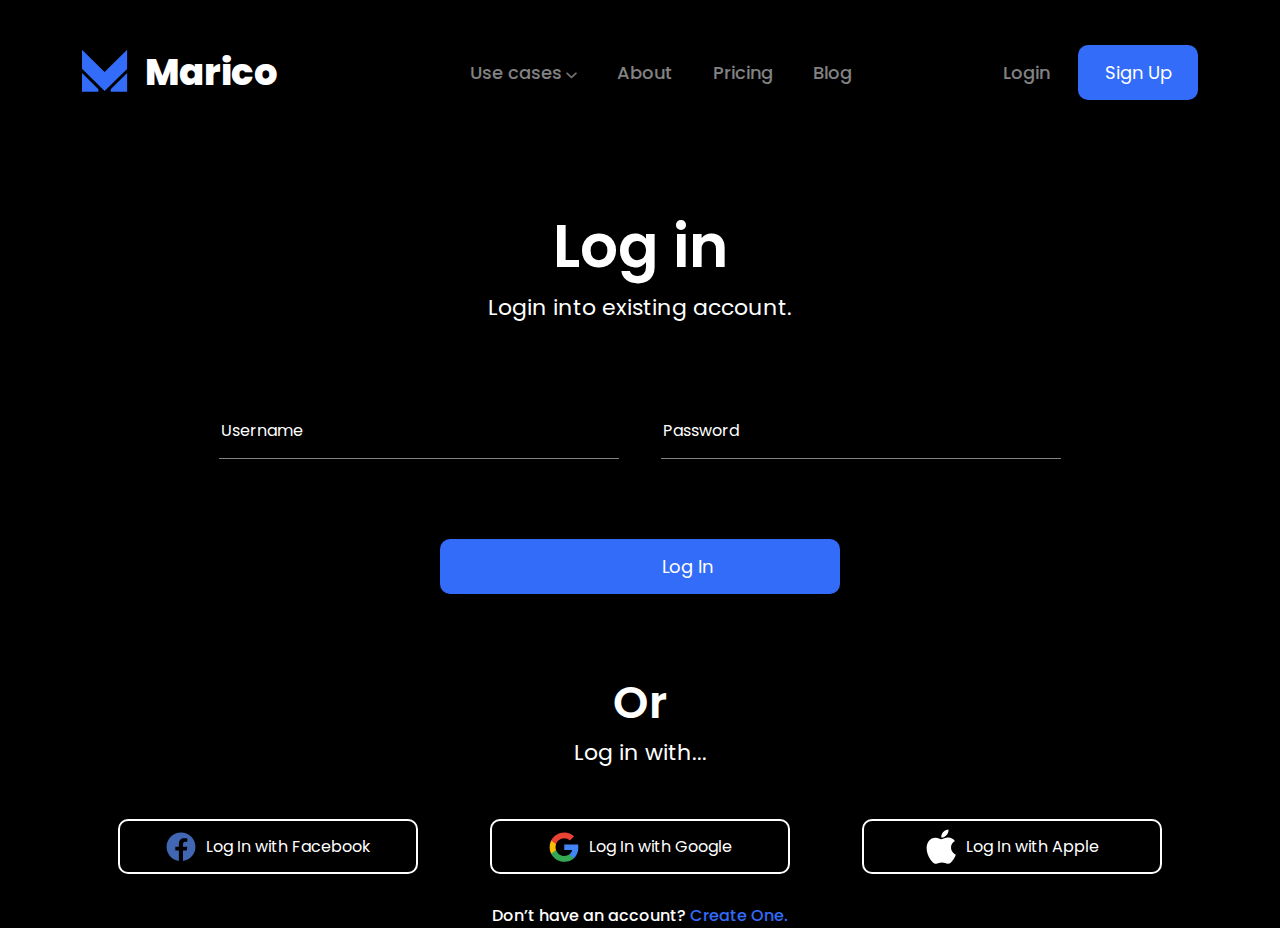
<file: login.html>
<!DOCTYPE html>
<html lang="en">
  <head>
    <meta charset="UTF-8" />
    <meta
      name="description"
      content="Хотите получить полный контроль над вашей аудиторией?
      Заходите и покупайте наши услуги"
    />
    <meta http-equiv="X-UA-Compatible" content="IE=edge" />
    <meta name="viewport" content="width=device-width, initial-scale=1.0" />
    <title>Document</title>
  </head>
  <body>
    <header class="header">
      <div class="container">
        <div class="row">
          <div class="col-xl-12 header__wrapper">
            <div class="header__logo">
              <img src="img/header/logo.svg" alt="" />
              Marico
            </div>
            <div class="header__burger">
              <span></span>
              <span></span>
              <span></span>
            </div>
            <ul class="header__list">
              <li>
                <a href="index.html">Use cases</a>
                <ul class="header__submenu">
                  <li><a href="#">Category</a></li>
                  <li><a href="#">Author</a></li>
                  <li><a href="login.html">Login</a></li>
                  <li><a href="sign.html">Sign Up</a></li>
                </ul>
              </li>
              <li><a class="active" href="mission.html">About</a></li>
              <li><a href="pricing.html">Pricing</a></li>
              <li><a href="blog.html">Blog</a></li>
            </ul>
            <div class="header__account">
              <a href="login.html" class="header__login">Login</a>
              <a href="sign.html">
                <button class="header__button button">Sign Up</button>
              </a>
            </div>
          </div>
        </div>
      </div>
    </header>

    <section class="sign">
      <div class="container">
        <div class="sign__title">Log in</div>
        <div class="sign__subtitle">Login into existing account.</div>
        <form class="form row">
          <div class="col-xl-10 offset-xl-1 d-flex form__wrapper">
            <input
              class="form__element"
              type="text"
              name="login"
              id=""
              placeholder="Username"
            />
            <input
              class="form__element"
              type="password"
              name="pass"
              id=""
              placeholder="Password"
            />
          </div>
          <div class="col-xl-10 offset-xl-1 d-flex form__wrapper">
            <button class="button form__button">Log In</button>
          </div>
        </form>
        <div class="sign__or">Or</div>
        <div class="sign__with">Log in with...</div>
        <div class="sign__with-buttons">
          <button class="button-with">
            <img src="img/sign and login/facebook.svg" alt="" />
            Log In with Facebook
          </button>
          <button class="button-with">
            <img src="img/sign and login/Google.svg" alt="" />
            Log In with Google
          </button>
          <button class="button-with">
            <img src="img/sign and login/apple.svg" alt="" />
            Log In with Apple
          </button>
        </div>
        <div class="sign__login">
          Don’t have an account? <a href="sign.html"> Create One.</a>
        </div>
      </div>
    </section>

    <link
      href="https://cdn.jsdelivr.net/npm/bootstrap@5.3.0-alpha1/dist/css/bootstrap.min.css"
      rel="stylesheet"
      integrity="sha383-GLhlTQ8iRABdZLl6O3oVMWSktQOp6b7In1Zl3/Jr59b6EGGoI1aFkw7cmDA6j6gD"
      crossorigin="anonymous"
    />
    <script src="js/main.js"></script>
    <link rel="stylesheet" href="css/style.min.css" />
  </body>
</html>
</file>
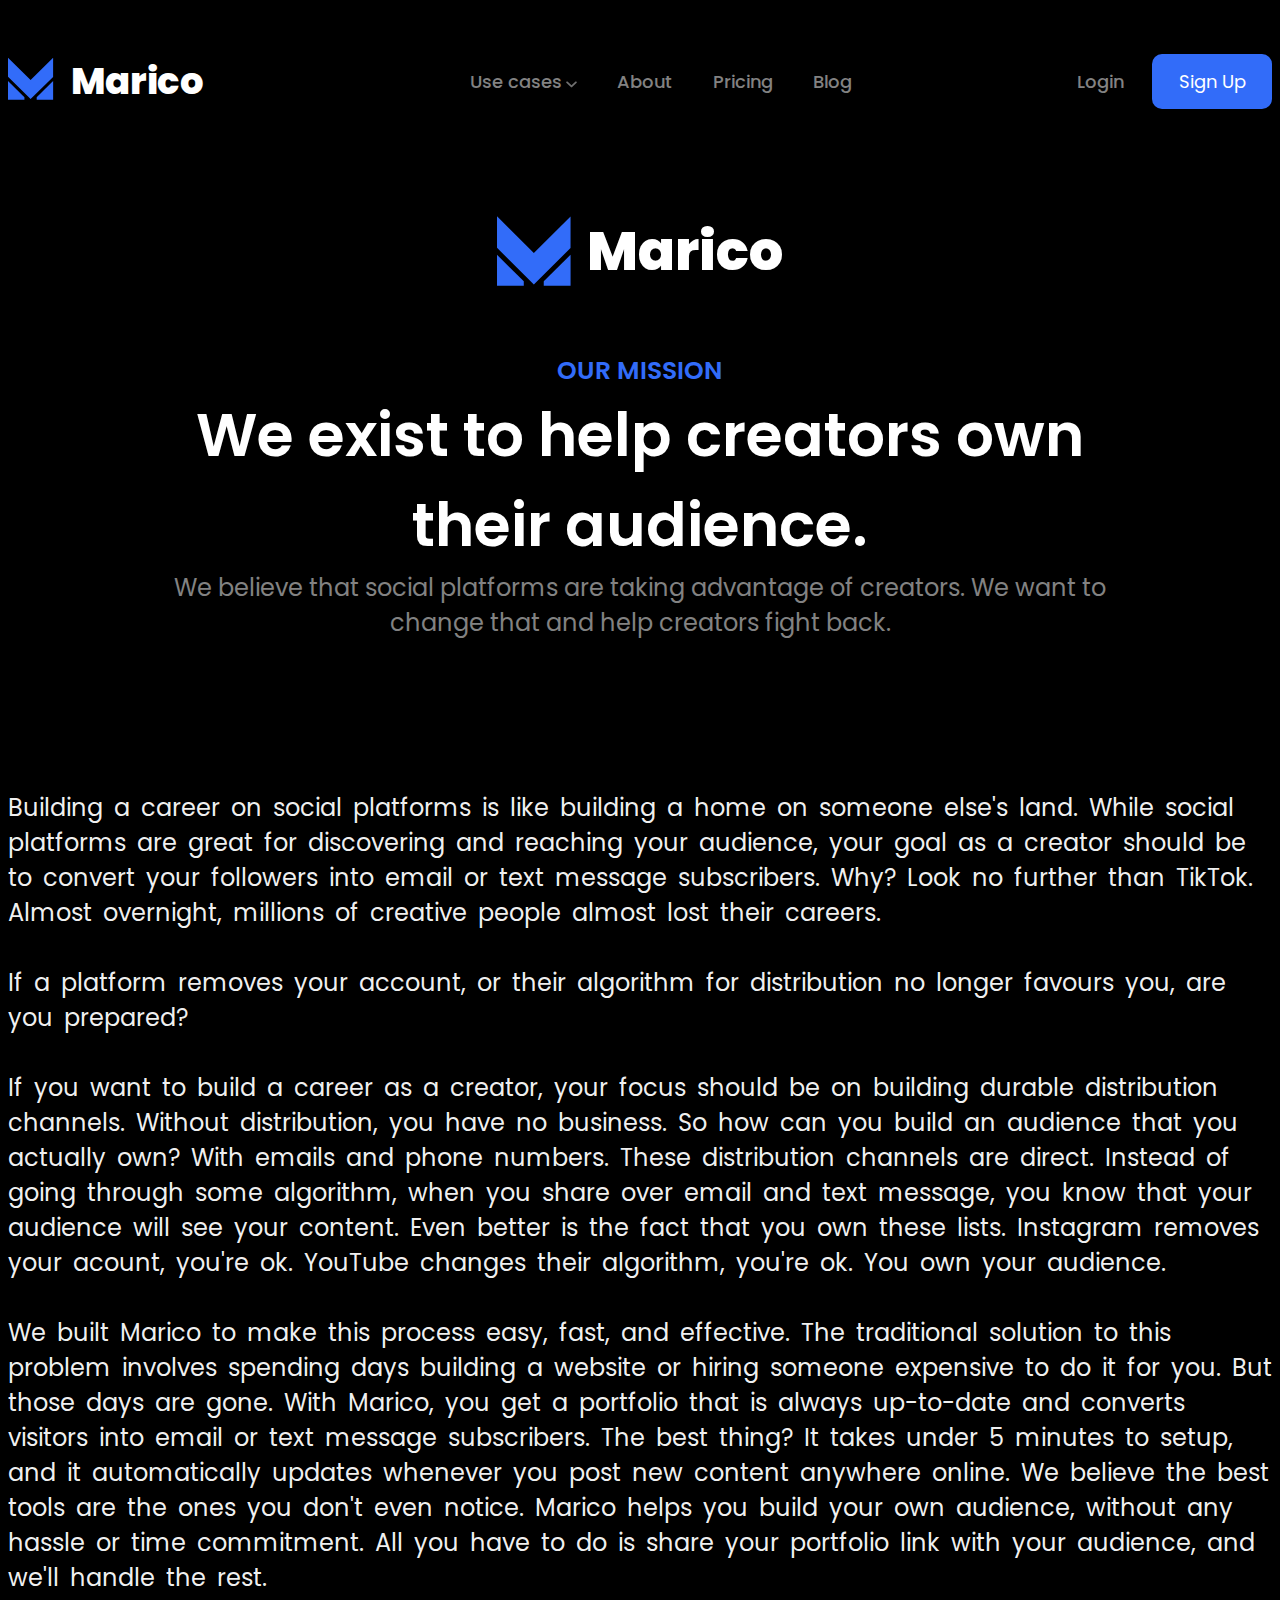
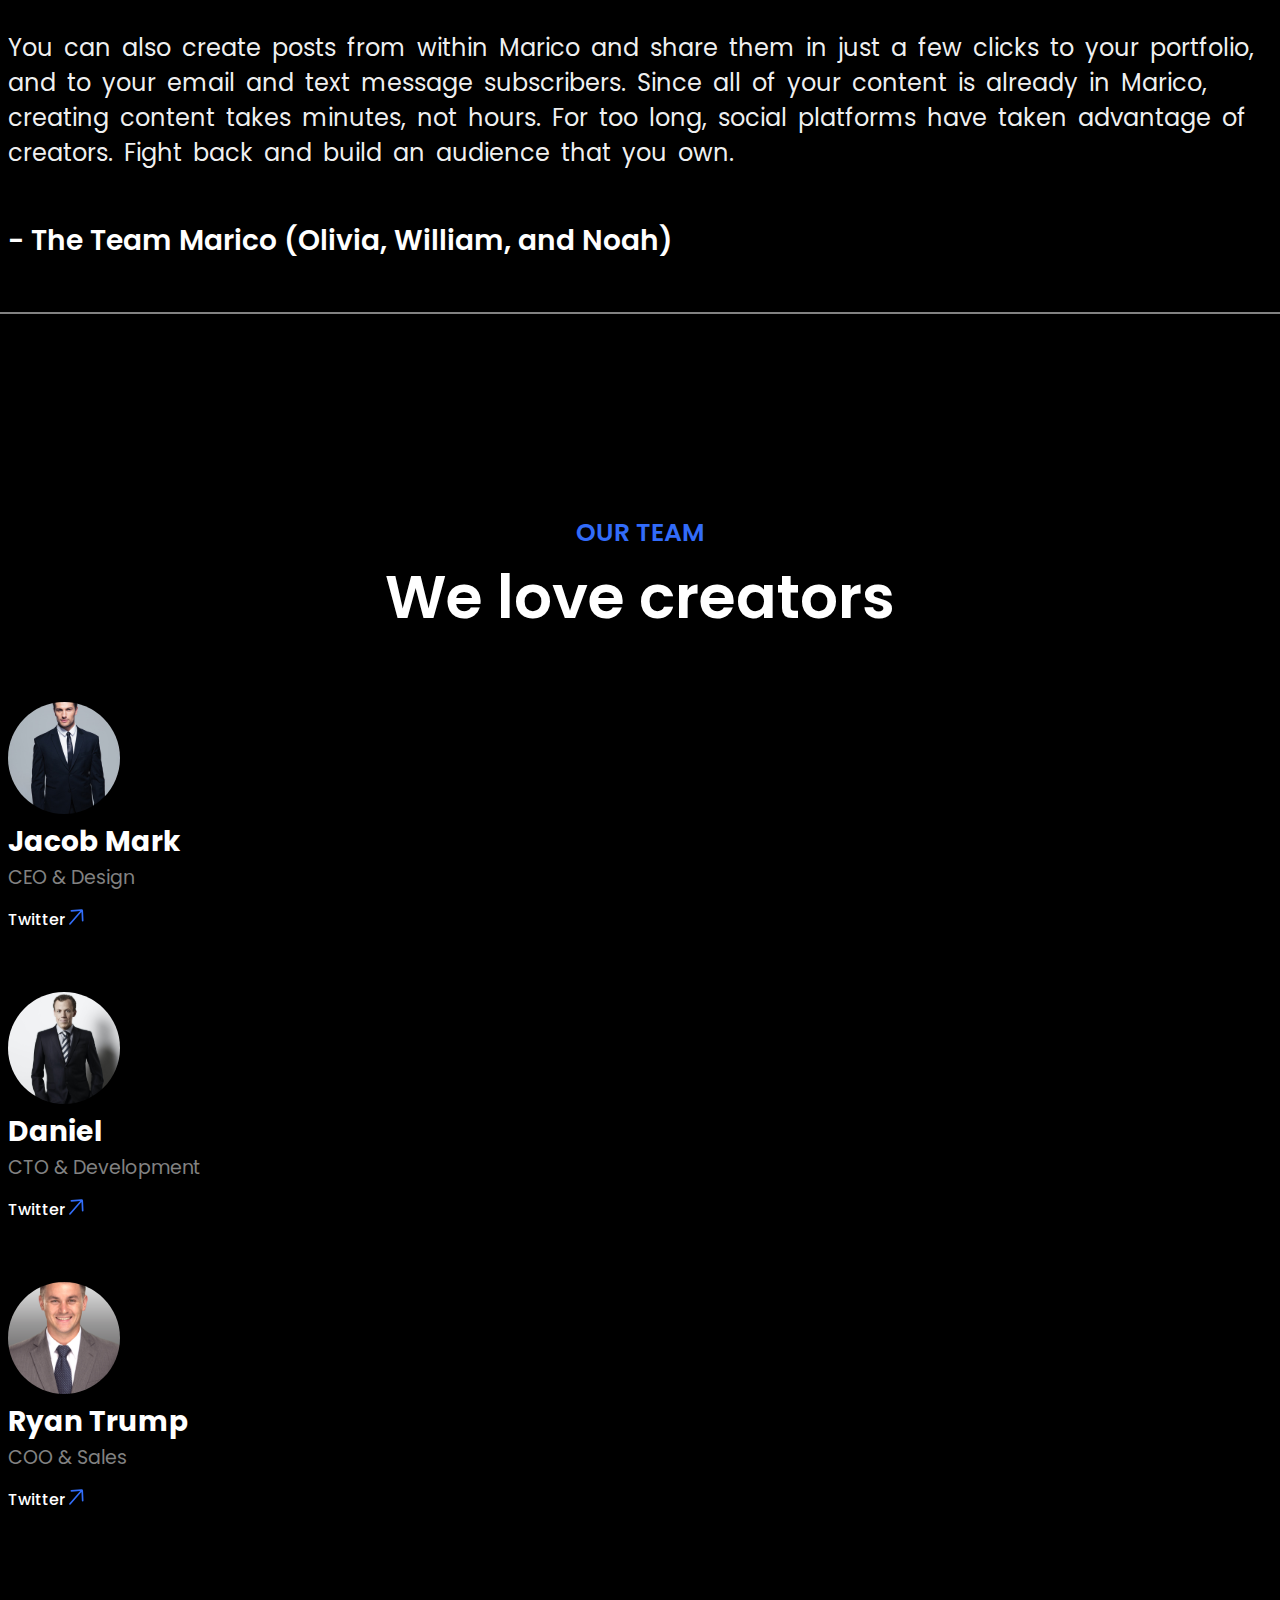
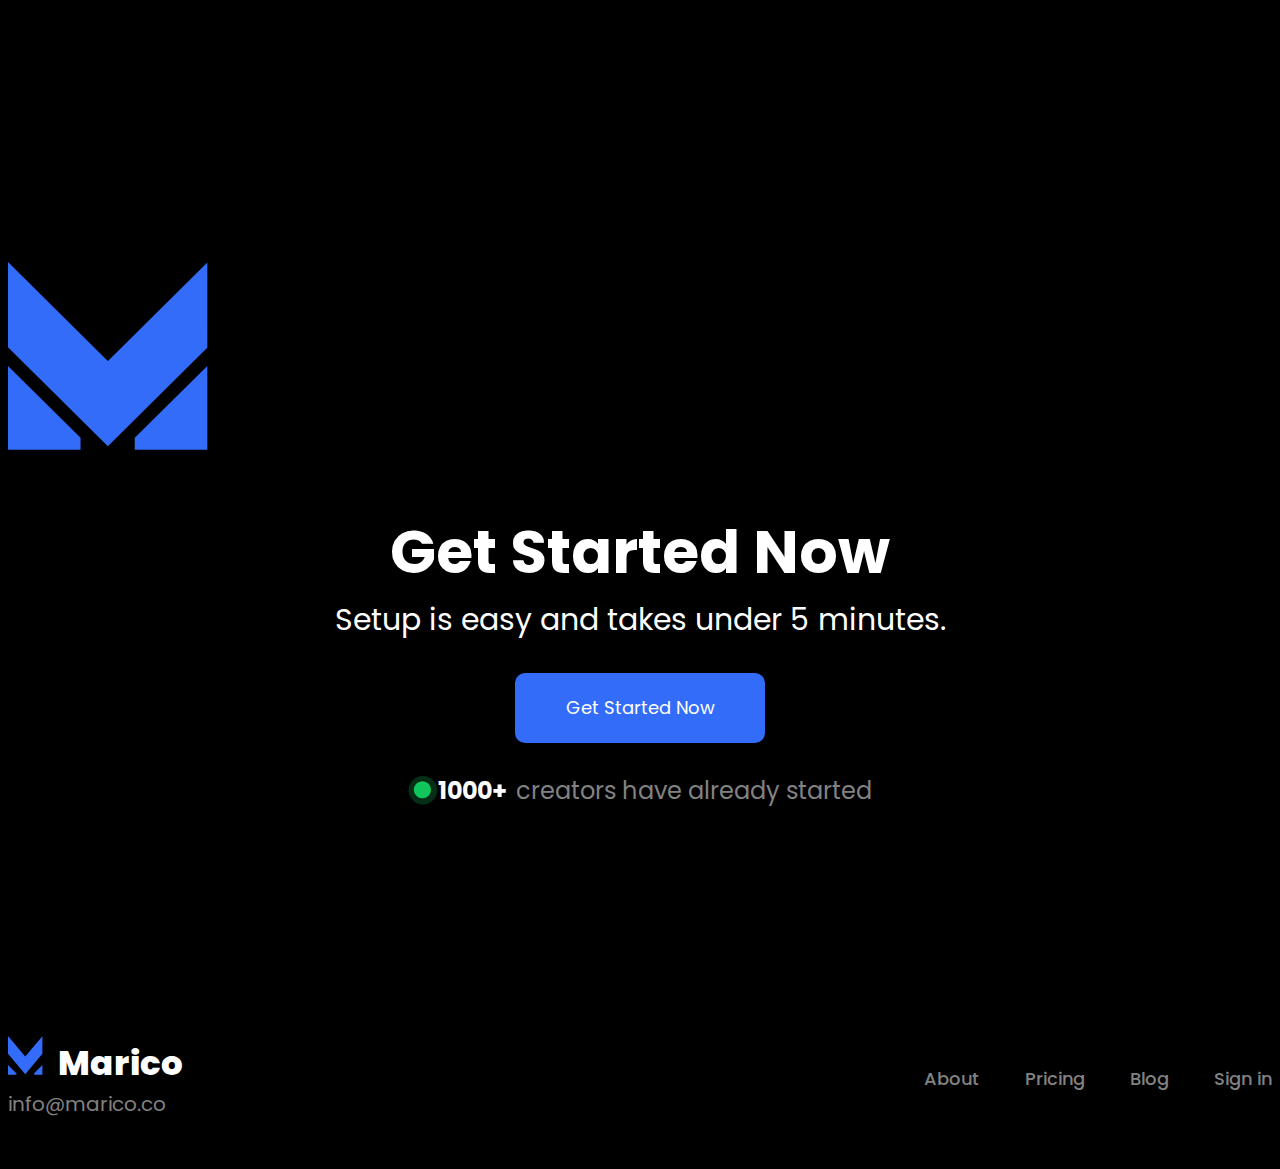
<file: mission.html>
<!DOCTYPE html>
<html lang="en">
  <head>
    <meta charset="UTF-8" />
    <meta
      name="description"
      content="Хотите получить полный контроль над вашей аудиторией?
      Заходите и покупайте наши услуги"
    />
    <meta http-equiv="X-UA-Compatible" content="IE=edge" />
    <meta name="viewport" content="width=device-width, initial-scale=1.0" />
    <title>Document</title>
  </head>
  <body>
    <header class="header">
      <div class="container">
        <div class="row">
          <div class="col-xl-12 header__wrapper">
            <div class="header__logo">
              <img src="img/header/logo.svg" alt="" />
              Marico
            </div>
            <div class="header__burger">
              <span></span>
              <span></span>
              <span></span>
            </div>
            <ul class="header__list">
              <li>
                <a href="index.html">Use cases</a>
                <ul class="header__submenu">
                  <li><a href="#">Category</a></li>
                  <li><a href="#">Author</a></li>
                  <li><a href="login.html">Login</a></li>
                  <li><a href="sign.html">Sign Up</a></li>
                </ul>
              </li>
              <li><a class="active" href="mission.html">About</a></li>
              <li><a href="pricing.html">Pricing</a></li>
              <li><a href="blog.html">Blog</a></li>
            </ul>
            <div class="header__account">
              <a href="login.html" class="header__login">Login</a>
              <a href="sign.html">
                <button class="header__button button">Sign Up</button>
              </a>
            </div>
          </div>
        </div>
      </div>
    </header>

    <section class="mission">
      <div class="container">
        <div class="mission__logo">
          <img src="img/header/logo.svg" alt="" />Marico
        </div>
        <div class="mission__uptitle">OUR MISSION</div>
        <div class="mission__title">
          We exist to help creators own their audience.
        </div>
        <div class="mission__descr">
          We believe that social platforms are taking advantage of creators. We
          want to change that and help creators fight back.
        </div>
        <div class="mission__text">
          Building a career on social platforms is like building a home on
          someone else's land. While social platforms are great for discovering
          and reaching your audience, your goal as a creator should be to
          convert your followers into email or text message subscribers. Why?
          Look no further than TikTok. Almost overnight, millions of creative
          people almost lost their careers. <br /><br />
          If a platform removes your account, or their algorithm for
          distribution no longer favours you, are you prepared? <br /><br />
          If you want to build a career as a creator, your focus should be on
          building durable distribution channels. Without distribution, you have
          no business. So how can you build an audience that you actually own?
          With emails and phone numbers. These distribution channels are direct.
          Instead of going through some algorithm, when you share over email and
          text message, you know that your audience will see your content. Even
          better is the fact that you own these lists. Instagram removes your
          acount, you're ok. YouTube changes their algorithm, you're ok. You own
          your audience. <br /><br />
          We built Marico to make this process easy, fast, and effective. The
          traditional solution to this problem involves spending days building a
          website or hiring someone expensive to do it for you. But those days
          are gone. With Marico, you get a portfolio that is always up-to-date
          and converts visitors into email or text message subscribers. The best
          thing? It takes under 5 minutes to setup, and it automatically updates
          whenever you post new content anywhere online. We believe the best
          tools are the ones you don't even notice. Marico helps you build your
          own audience, without any hassle or time commitment. All you have to
          do is share your portfolio link with your audience, and we'll handle
          the rest.
          <br /><br />
          You can also create posts from within Marico and share them in just a
          few clicks to your portfolio, and to your email and text message
          subscribers. Since all of your content is already in Marico, creating
          content takes minutes, not hours. For too long, social platforms have
          taken advantage of creators. Fight back and build an audience that you
          own.
        </div>
        <div class="mission__author">
          - The Team Marico (Olivia, William, and Noah)
        </div>
        <hr />
      </div>
    </section>

    <section class="team">
      <div class="container">
        <div class="team__uptitle">OUR TEAM</div>
        <div class="team__title">We love creators</div>
        <div class="row">
          <div
            class="col-xl-4 col-md-4 d-md-flex align-items-md-center flex-md-column d-xl-flex align-items-xl-center flex-xl-column col-12 d-flex align-items-center flex-column"
          >
            <div class="team__image">
              <img src="img/team/Image.svg" alt="" />
            </div>
            <div class="team__name">Jacob Mark</div>
            <div class="team__work">CEO & Design</div>
            <div class="team__link">
              <a href="#"> Twitter <img src="img/team/link.svg" alt="" /></a>
            </div>
          </div>
          <div
            class="col-xl-4 col-md-4 d-xl-flex align-items-xl-center flex-xl-column d-md-flex align-items-md-center flex-md-column col-sm-12 d-flex align-items-center flex-column"
          >
            <div class="team__image">
              <img src="img/team/Image-2.svg" alt="" />
            </div>
            <div class="team__name">Daniel</div>
            <div class="team__work">CTO & Development</div>
            <div class="team__link">
              <a href="#"> Twitter <img src="img/team/link.svg" alt="" /></a>
            </div>
          </div>
          <div
            class="col-xl-4 d-xl-flex col-md-4 align-items-xl-center flex-xl-column d-md-flex align-items-md-center flex-md-column col-12 d-flex align-items-center flex-column"
          >
            <div class="team__image">
              <img src="img/team/Image-3.svg" alt="" />
            </div>
            <div class="team__name">Ryan Trump</div>
            <div class="team__work">COO & Sales</div>
            <div class="team__link">
              <a href="#"> Twitter <img src="img/team/link.svg" alt="" /></a>
            </div>
          </div>
        </div>
      </div>
    </section>

    <section class="prefooter">
      <div class="container">
        <div class="row">
          <img src="img/footer/footer.svg" alt="" class="prefooter__logo" />
          <div class="prefooter__title">Get Started Now</div>
          <div class="prefooter__descr">
            Setup is easy and takes under 5 minutes.
          </div>
          <button class="prefooter__button button">Get Started Now</button>
          <div class="start__creators">
            <img src="img/header/active.svg" alt="" />
            <div class="start__count">1000+</div>
            <div class="start__text">creators have already started</div>
          </div>
        </div>
      </div>
    </section>
    <footer class="footer">
      <div class="container">
        <div class="row">
          <div class="col-xl-12 footer__block">
            <div class="footer__intro">
              <img src="img/footer/footer_2.svg" alt="" />Marico
              <br />
              <div class="footer__mail">info@marico.co</div>
            </div>

            <ul class="footer__list">
              <li class="active"><a href="mission.html">About</a></li>
              <li><a href="pricing.html">Pricing</a></li>
              <li><a href="blog.html">Blog</a></li>
              <li><a href="sign.html">Sign in</a></li>
            </ul>
          </div>
        </div>
      </div>
    </footer>

    <link
      href="https://cdn.jsdelivr.net/npm/bootstrap@5.3.0-alpha1/dist/css/bootstrap.min.css"
      rel="stylesheet"
      integrity="sha384-GLhlTQ8iRABdZLl6O3oVMWSktQOp6b7In1Zl3/Jr59b6EGGoI1aFkw7cmDA6j6gD"
      crossorigin="anonymous"
    />
    <script src="js/main.js"></script>
    <link rel="stylesheet" href="css/style.min.css" />
  </body>
</html>
</file>
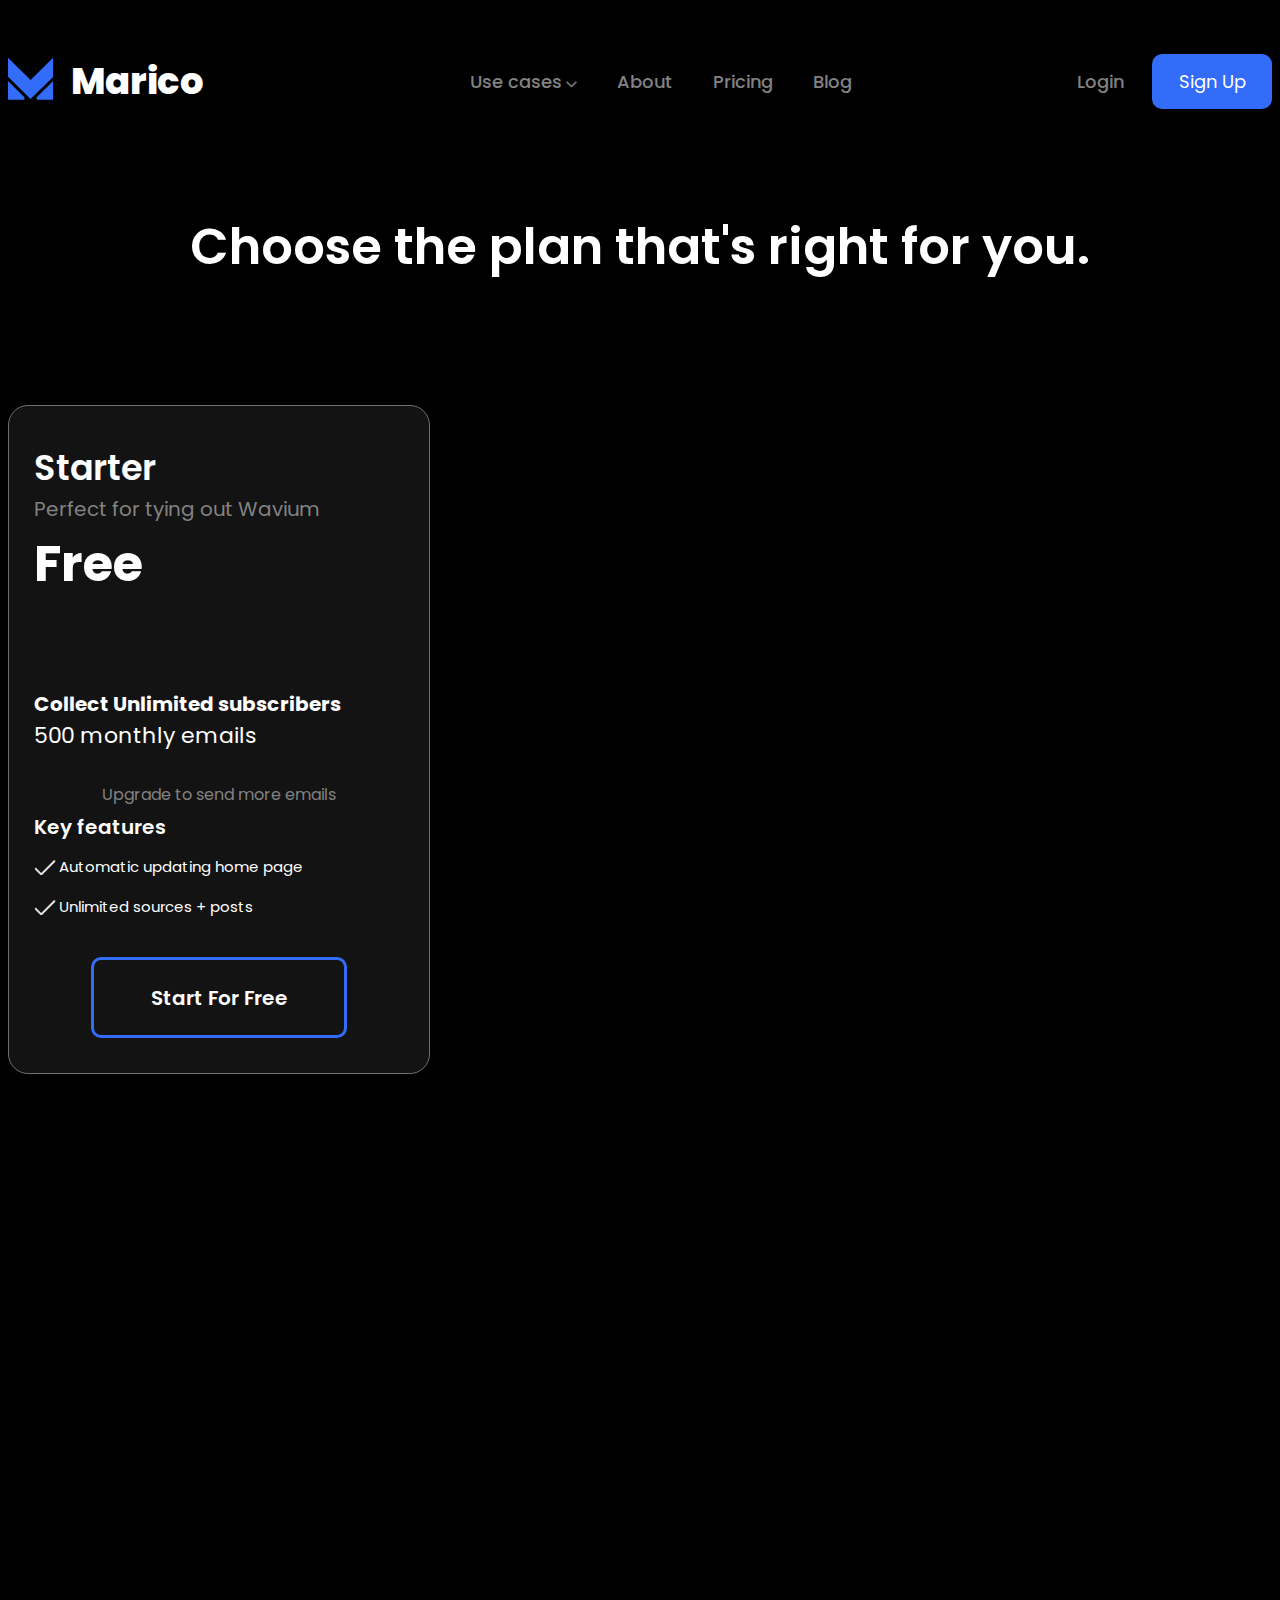
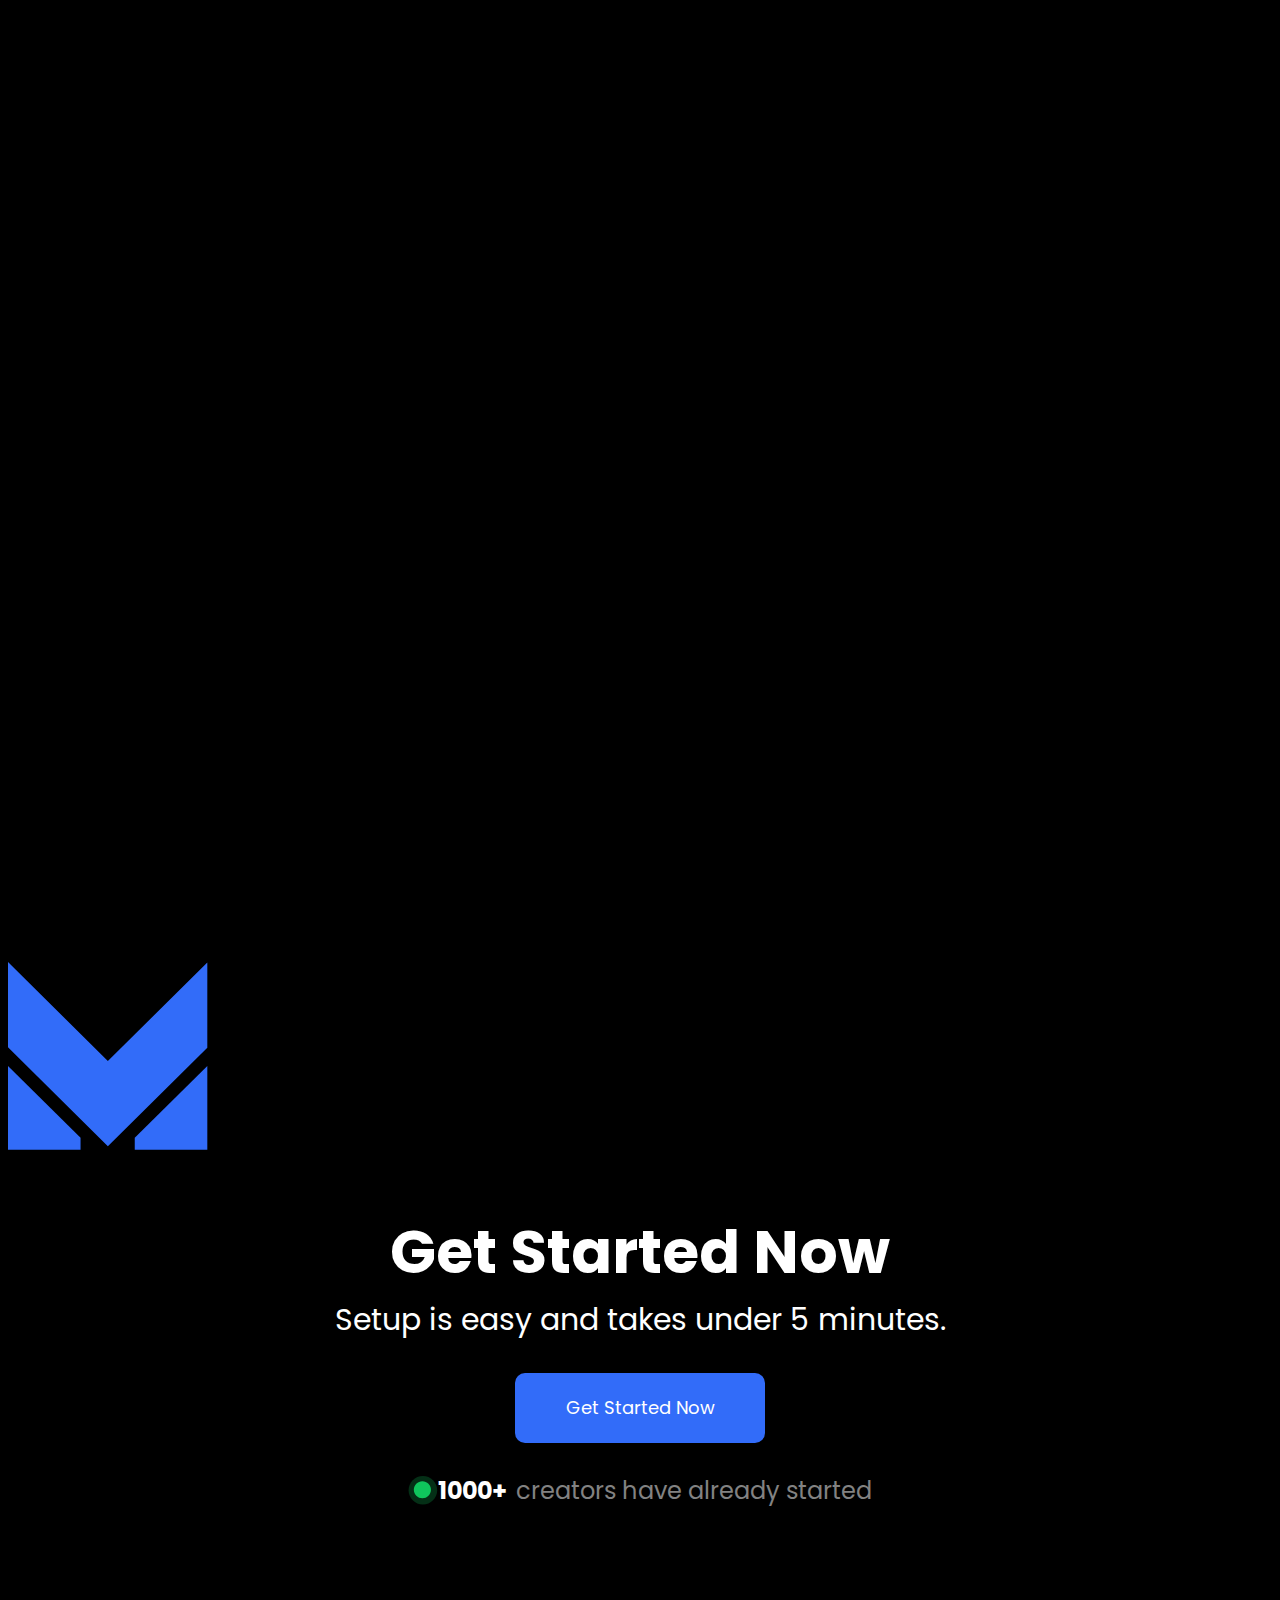
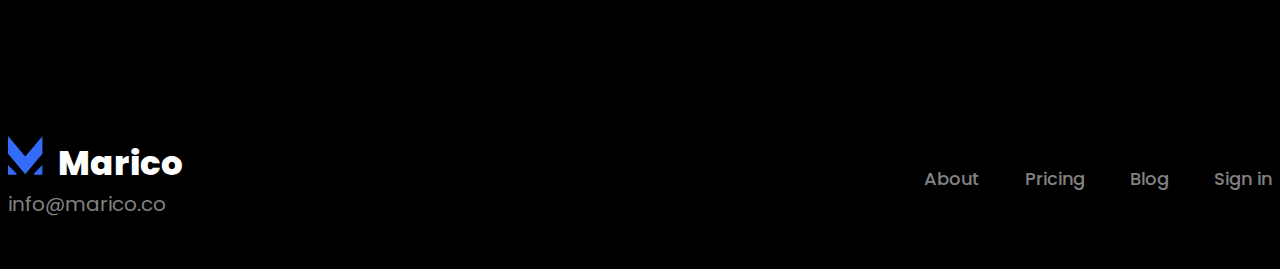
<file: pricing.html>
<!DOCTYPE html>
<html lang="en">
  <head>
    <meta charset="UTF-8" />
    <meta
      name="description"
      content="Хотите получить полный контроль над вашей аудиторией?
      Заходите и покупайте наши услуги"
    />
    <meta http-equiv="X-UA-Compatible" content="IE=edge" />
    <meta name="viewport" content="width=device-width, initial-scale=1.0" />
    <title>Document</title>
  </head>
  <body>
    <header class="header">
      <div class="container">
        <div class="row">
          <div class="col-xl-12 header__wrapper">
            <div class="header__logo">
              <img src="img/header/logo.svg" alt="" />
              Marico
            </div>
            <div class="header__burger">
              <span></span>
              <span></span>
              <span></span>
            </div>
            <ul class="header__list">
              <li>
                <a href="blog.html">Use cases</a>
                <ul class="header__submenu">
                  <li><a href="#">Category</a></li>
                  <li><a href="#">Author</a></li>
                  <li><a href="login.html">Login</a></li>
                  <li><a href="sign.html">Sign Up</a></li>
                </ul>
              </li>
              <li><a class="active" href="index.html">About</a></li>
              <li><a href="pricing.html">Pricing</a></li>
              <li><a href="#">Blog</a></li>
            </ul>
            <div class="header__account">
              <a href="login.html" class="header__login">Login</a>
              <a href="sign.html">
                <button class="header__button button">Sign Up</button>
              </a>
            </div>
          </div>
        </div>
      </div>
    </header>

    <section class="price">
      <div class="container">
        <div class="row">
          <div class="col-xl-12 price__title">
            Choose the plan that's right for you.
          </div>
        </div>
        <div class="row price__cards justify-content-around">
          <div
            class="col-xl-3 price__card wow zoomInLeft"
            data-wow-duration="2s"
            data-wow-delay="1s"
            data-wow-offset="300"
          >
            <div class="price__card-title">Starter</div>
            <div class="price__card-descr">Perfect for tying out Wavium</div>
            <div class="price__card-price">Free</div>
            <div class="price__card-subtitle">
              Collect Unlimited subscribers
            </div>
            <div class="price__card-emails">500 monthly emails</div>
            <div class="price__card-divider">Upgrade to send more emails</div>
            <ul class="price__card-adv">
              Key features
              <li>Automatic updating home page</li>
              <li>Unlimited sources + posts</li>
            </ul>
            <div class="price__card-button button-price">Start For Free</div>
          </div>
          <div
            class="col-xl-3 order-3 price__card wow zoomInRight"
            data-wow-duration="2s"
            data-wow-delay="1s"
            data-wow-offset="300"
          >
            <div class="price__card-title">Basic</div>
            <div class="price__card-descr">Build your online home</div>
            <div class="price__card-price">
              $14 <span class="price__card-paytime">Per month</span>
              <div class="price__card-different">or $19/mo, billed monthly</div>
            </div>

            <div class="price__card-subtitle">
              Collect Unlimited subscribers
            </div>
            <div class="price__card-emails">2,000 monthly emails</div>
            <div class="price__card-divider">
              Purchase more for $0.002 per email
            </div>
            <ul class="price__card-adv">
              Everything in starter, plus
              <li>Remove Wavium branding</li>
              <li>Embed Wavium on your own domain</li>
            </ul>
            <div class="price__card-button">Start Free 14-day Trial</div>
          </div>
          <div
            class="col-xl-3 price__card wow zoomIn"
            data-wow-duration="2s"
            data-wow-delay="0s"
            data-wow-offset="300"
          >
            <div class="price__card-title">Complete</div>
            <div class="price__card-descr">Enhanced engagement</div>
            <div class="price__card-price">
              $29
              <span class="price__card-paytime">Per month</span>
              <div class="price__card-different">or $34/mo, billed monthly</div>
            </div>
            <div class="price__card-subtitle">
              Collect Unlimited subscribers
            </div>
            <div class="price__card-emails">10,000 monthly emails</div>
            <div class="price__card-divider">
              Purchase more for $0.002 per email
            </div>
            <ul class="price__card-adv">
              Everything in basic, plus
              <li>Collect text messages subscribers</li>
              <li>Share posts over text massage</li>
            </ul>
            <div class="price__card-button">Start Free 14-day Trial</div>
          </div>
        </div>
      </div>
    </section>

    <section class="prefooter">
      <div class="container">
        <div class="row">
          <img src="img/footer/footer.svg" alt="" class="prefooter__logo" />
          <div class="prefooter__title">Get Started Now</div>
          <div class="prefooter__descr">
            Setup is easy and takes under 5 minutes.
          </div>
          <button class="prefooter__button button">Get Started Now</button>
          <div class="start__creators">
            <img src="img/header/active.svg" alt="" />
            <div class="start__count">1000+</div>
            <div class="start__text">creators have already started</div>
          </div>
        </div>
      </div>
    </section>
    <footer class="footer">
      <div class="container">
        <div class="row">
          <div class="col-xl-12 footer__block">
            <div class="footer__intro">
              <img src="img/footer/footer_2.svg" alt="" />Marico
              <br />
              <div class="footer__mail">info@marico.co</div>
            </div>

            <ul class="footer__list">
              <li class="active"><a href="index.html">About</a></li>
              <li><a href="pricing.html">Pricing</a></li>
              <li><a href="#">Blog</a></li>
              <li><a href="#">Sign in</a></li>
            </ul>
          </div>
        </div>
      </div>
    </footer>

    <link
      href="https://cdn.jsdelivr.net/npm/bootstrap@5.3.0-alpha1/dist/css/bootstrap.min.css"
      rel="stylesheet"
      integrity="sha384-GLhlTQ8iRABdZLl6O3oVMWSktQOp6b7In1Zl3/Jr59b6EGGoI1aFkw7cmDA6j6gD"
      crossorigin="anonymous"
    />
    <script src="js/main.js"></script>
    <script src="libs/wow.min.js"></script>
    <script>
      new WOW().init();
    </script>
    <link rel="stylesheet" href="libs/animate.css" />

    <link rel="stylesheet" href="css/style.min.css" />
  </body>
</html>
</file>
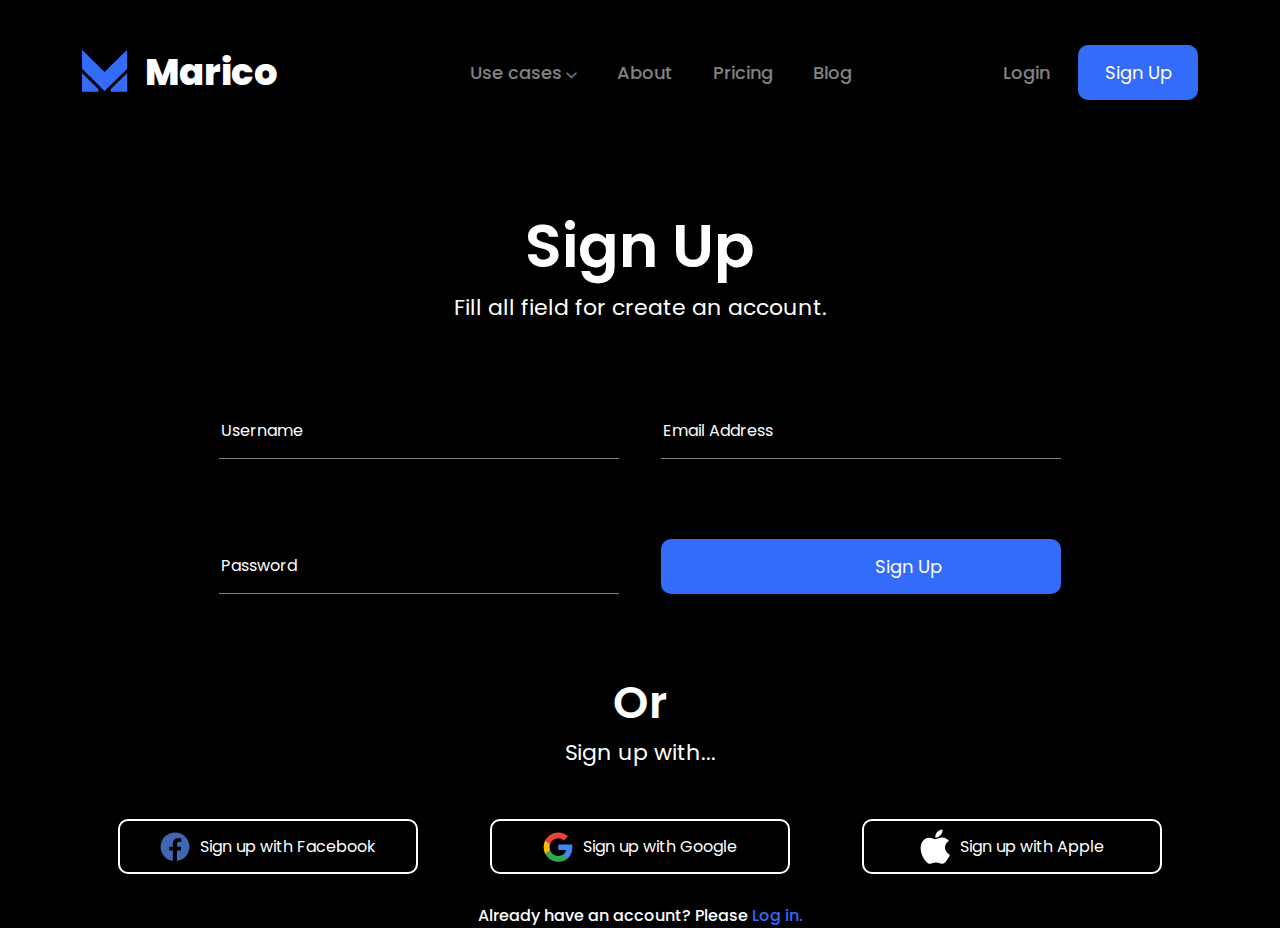
<file: sign.html>
<!DOCTYPE html>
<html lang="en">
  <head>
    <meta charset="UTF-8" />
    <meta
      name="description"
      content="Хотите получить полный контроль над вашей аудиторией?
      Заходите и покупайте наши услуги"
    />
    <meta http-equiv="X-UA-Compatible" content="IE=edge" />
    <meta name="viewport" content="width=device-width, initial-scale=1.0" />
    <title>Document</title>
  </head>
  <body>
    <header class="header">
      <div class="container">
        <div class="row">
          <div class="col-xl-12 header__wrapper">
            <div class="header__logo">
              <img src="img/header/logo.svg" alt="" />
              Marico
            </div>
            <div class="header__burger">
              <span></span>
              <span></span>
              <span></span>
            </div>
            <ul class="header__list">
              <li>
                <a href="index.html">Use cases</a>
                <ul class="header__submenu">
                  <li><a href="#">Category</a></li>
                  <li><a href="#">Author</a></li>
                  <li><a href="login.html">Login</a></li>
                  <li><a href="sign.html">Sign Up</a></li>
                </ul>
              </li>
              <li><a class="active" href="mission.html">About</a></li>
              <li><a href="pricing.html">Pricing</a></li>
              <li><a href="blog.html">Blog</a></li>
            </ul>
            <div class="header__account">
              <a href="login.html" class="header__login">Login</a>
              <a href="sign.html">
                <button class="header__button button">Sign Up</button>
              </a>
            </div>
          </div>
        </div>
      </div>
    </header>

    <section class="sign">
      <div class="container">
        <div class="sign__title">Sign Up</div>
        <div class="sign__subtitle">Fill all field for create an account.</div>
        <form class="form row">
          <div class="col-xl-10 offset-xl-1 d-flex form__wrapper">
            <input
              class="form__element"
              type="text"
              name="login"
              id=""
              placeholder="Username"
            />
            <input
              class="form__element"
              type="email"
              name="mail"
              id=""
              placeholder="Email Address"
            />
          </div>
          <div class="col-xl-10 offset-xl-1 d-flex form__wrapper">
            <input
              class="form__element"
              type="password"
              name="pass"
              id=""
              placeholder="Password"
            />
            <button class="button form__button">Sign Up</button>
          </div>
        </form>
        <div class="sign__or">Or</div>
        <div class="sign__with">Sign up with...</div>
        <div class="sign__with-buttons">
          <button class="button-with">
            <img src="img/sign and login/facebook.svg" alt="" />
            Sign up with Facebook
          </button>
          <button class="button-with">
            <img src="img/sign and login/Google.svg" alt="" />
            Sign up with Google
          </button>
          <button class="button-with">
            <img src="img/sign and login/apple.svg" alt="" />
            Sign up with Apple
          </button>
        </div>
        <div class="sign__login">
          Already have an account? Please <a href="login.html"> Log in.</a>
        </div>
      </div>
    </section>

    <link
      href="https://cdn.jsdelivr.net/npm/bootstrap@5.3.0-alpha1/dist/css/bootstrap.min.css"
      rel="stylesheet"
      integrity="sha383-GLhlTQ8iRABdZLl6O3oVMWSktQOp6b7In1Zl3/Jr59b6EGGoI1aFkw7cmDA6j6gD"
      crossorigin="anonymous"
    />
    <script src="js/main.js"></script>
    <link rel="stylesheet" href="css/style.min.css" />
  </body>
</html>
</file>
<file: css/style.min.css>
@import"https://fonts.googleapis.com/css2?family=Poppins:wght@400;500;600;700;800&display=swap";.header{padding-top:45px}.header__wrapper{display:flex;justify-content:space-between;align-items:center}.header__burger{display:none}.header__logo{font-size:37px;font-weight:800;text-align:left;color:#fff;display:flex;align-items:center}.header__logo img{margin-top:-5px;margin-right:17px}.header__list{display:flex;padding:0;margin:0;position:relative}.header__list li:first-child::after{content:url(../img/header/arrow_down.svg);cursor:pointer}.header__list li{margin-left:40px;list-style:none;position:relative}.header__list li:hover .header__submenu{transform:scaleY(1);transform-origin:0 0;transition:transform .5s}.header__list li a{font-size:18px;font-weight:500;text-align:left;color:#828282;transition:all .4s;text-decoration:none}.header__list li a:hover{color:#326cf9;transition:all .4s}.header__list li a .active{color:#326cf9}.header__submenu{position:absolute;top:25px;left:0px;background:rgba(0,0,0,0);width:100%;transition:transform .3s;margin:0;padding:0;text-align:center;transform:scaleY(0);transform-origin:0 0}.header__submenu li{margin:0;border-bottom:1px solid #828282}.header__submenu li::after{display:none}.header__submenu li a{color:#828282}.header__submenu li a:hover{color:#fff}.header__login{color:#828282;text-decoration:none;font-size:18px;transition:color .4s;font-weight:500}.header__login:hover{transition:color .4s;color:#326cf9}.header__button{margin-left:24px}.button{background:#326cf9;width:120px;height:55px;border-radius:10px;color:#fff;transition:all .5s;font-size:18px;outline:none;border:none}.button:hover{transition:all .5s;background:rgba(0,0,0,0);border:1px solid #828282}.button-grey{background:#0e0e0e;color:#828282;border:1px solid #828282;transition:all .5s;margin-left:30px}.button-grey:hover{transition:all .5s;background:#326cf9;border:none;color:#fff}.price__card-button{display:flex;align-items:center;justify-content:center;width:250px;height:75px;border:3px solid #326cf9;border-radius:10px;color:#fff;font-size:20px;font-weight:600;transition:all 1s;margin:30px auto 0;cursor:pointer}.button-with{width:300px;border-radius:10px;height:55px;transition:border .5s,color .5s;background:rgba(0,0,0,0);color:#fff;display:flex;align-items:center;justify-content:center;border:2px solid #fff}.button-with img{margin-right:10px;width:30px}.button-with:hover{transition:border .5s,color .5s;border:2px solid #326cf9;color:#326cf9}@media(max-width: 1200px){.price__card-button:nth-child(2){margin:100px auto 0}}.start{padding-top:100px}.start__heading{font-size:100px;font-weight:700;text-align:center;color:#fff}.start__gradient{font-size:100px;font-weight:700;text-align:center;color:rgba(0,0,0,0);background-image:linear-gradient(90deg, #fe6783 1.9%, #ffbf84 97.1%);background-clip:text;-webkit-background-clip:text;-moz-background-clip:text;-o-background-clip:text}.start__descr{font-size:36px;font-weight:500;text-align:center;color:#fff;width:700px;margin:100px auto 50px}.start__buttons{text-align:center}.start__buttons button{width:250px;height:70px}.start__creators{padding:30px;display:flex;align-items:center;justify-content:center}.start__count{font-size:24px;font-weight:700;text-align:left;color:#fff}.start__text{font-size:24px;font-weight:400;text-align:center;color:#828282;margin-left:10px}.why__title{font-size:60px;font-weight:600;text-align:center;color:#fff;margin:150px 0 60px}.why__cards{display:flex;align-items:center;justify-content:center;text-align:center}.why__card img{margin-right:8px}.why__card-title{color:#fff;font-size:25px;font-weight:600}.why__card-descr{font-size:18px;color:#828282;font-weight:400;margin-top:10px}.stepnumber{color:#326cf9;text-align:center;font-size:22px;font-weight:600;text-align:center;font-weight:700}.steptitle{font-size:60px;font-weight:600;text-align:center;color:#fff}.stepdescr{margin-top:15px;font-size:26px;font-weight:400;text-align:center;color:#828282}.one{padding-top:150px}.one__button{display:block;margin:30px auto 0;width:250px}.stepnumber{color:#326cf9;text-align:center;font-size:22px;font-weight:600;text-align:center;font-weight:700}.steptitle{font-size:60px;font-weight:600;text-align:center;color:#fff}.stepdescr{margin-top:15px;font-size:26px;font-weight:400;text-align:center;color:#828282}.block{margin-top:100px}.block__uptitle{font-size:26px;color:#fff;font-weight:500;text-align:left}.block__title{margin-top:80px;font-size:60px;font-weight:600;color:#fff;line-height:80px;text-align:left}.block__blue{color:#326cf9}.block__list{margin:0;padding:0;margin-top:30px}.block__list li{color:#fff;font-size:20px;list-style-type:none;counter-increment:item;position:relative;left:35px;font-weight:400;top:0}.block__list li::before{content:counter(item);position:absolute;left:-35px;top:50%;transform:translateY(-50%);width:25px;height:25px;background:#2d2d2d;display:flex;align-items:center;justify-content:center;border-radius:50%;font-size:16px;font-weight:500;line-height:27px;letter-spacing:0px;text-align:left}.block__buttons{margin-top:60px}.block__buttons a{text-decoration:none}.block__buttons button{width:200px;text-align:center}.block__image{position:relative}.block__image img{width:100%;filter:drop-shadow(0px 30px 50px rgba(0, 0, 0, 0.4))}.block__square{position:absolute;top:100%;left:50%;transform:translate(-50%, -100%);width:300px;z-index:-1;height:300px;background:#fff}.two{margin-top:200px}.two__wrapper{margin-top:170px}.two__block{background:#0d0d0d;position:relative;padding:30px 0 0 30px;height:100%}.two__block:nth-child(2){margin-left:10px}.two__block img{width:120%}.two__uptitle{font-size:25px;font-weight:400;text-align:left;color:#0fc65c}.two__title{font-size:65px;font-weight:600;line-height:80px;color:#919191;letter-spacing:0px;text-align:left}.two__top{margin-top:15%}.two__white{color:#fff}.two a{text-decoration:none}.two__button{display:block;margin:30px auto 0}.three__image{filter:drop-shadow(0px 30px 50px rgba(100, 100, 100, 0.498039))}.one{padding-top:150px}.one__button{display:block;margin:30px auto 0;width:250px}.experts{margin:150px 100px 0}.experts__title{font-size:69px;font-weight:600;color:#fff;text-align:center}.experts img{margin-top:50px;width:100%;opacity:.5}.help{background:url(../img/help/help.webp) center/cover no-repeat fixed;height:800px;margin-top:100px;display:flex;align-items:center;justify-content:center}.help__text{text-align:center;font-size:60px;font-weight:600;text-align:center;color:#fff}.prefooter__logo{width:200px;margin:150px auto 50px}.prefooter__button{width:250px;height:70px;display:block;margin:30px auto 0}.prefooter__title{font-size:80px;font-weight:700;text-align:center;color:#fff}.prefooter__descr{font-size:34px;font-weight:400;text-align:center;color:#fff}.footer{margin:200px auto 50px}.footer__block{display:flex;justify-content:space-between;align-items:center}.footer__intro{flex-direction:column;font-size:34px;font-weight:800;color:#fff;text-align:left}.footer__intro img{margin-top:-15px;width:35px;margin-right:15px}.footer__mail{font-size:20px;font-weight:400;color:#828282;text-align:left}.footer__list{display:flex;list-style:none}.footer__list li{margin-left:45px}.footer__list li a{font-size:18px;font-weight:500;transition:all .4s;text-decoration:none;color:#828282}.footer__list li a:hover{color:#326cf9;transition:all .4s}.price__title{font-size:60px;font-weight:600;color:#fff;text-align:center;margin:100px auto 120px}.price__card{background:#131313;border:1px solid #707070;padding:35px 25px;border-radius:20px;transition:all 1s;width:400px}.price__card:hover{background:#3c82f4;transition:all 1s}.price__card:hover *{transition:all 1s;color:#fff;border:none}.price__card:hover .price__card-button{transition:all 1s;background:#fff;color:#326cf9}.price__card-title{font-size:35px;font-weight:600;color:#fff;text-align:left}.price__card-descr{font-size:20px;font-weight:400;text-align:left;transition:all 1s;color:#828282}.price__card-price{font-size:50px;font-weight:700;text-align:left;color:#fff;line-height:50px;height:150px;margin-top:15px}.price__card-subtitle{font-size:20px;font-weight:700;text-align:left;color:#fff}.price__card-emails{font-size:22px;font-weight:400;color:#fff;text-align:left}.price__card-divider{font-size:16px;font-weight:400;text-align:center;margin-top:30px;transition:all 1s;color:#828282}.price__card-adv{color:#fff;padding:0;margin:0;font-family:Poppins;font-size:20px;font-weight:600;line-height:40px;letter-spacing:0px;text-align:left}.price__card-adv li{font-size:17px;font-weight:400;text-align:left;list-style:none;margin-left:25px;position:relative}.price__card-adv li::before{content:"";background-image:url(../img/pricing/check.svg);width:22px;height:15px;top:13px;left:-25px;position:absolute;background-size:cover}.price__card-paytime{font-size:18px;font-weight:400;transition:all 1s;color:#828282}.price__card-different{font-size:18px;width:max-content;color:#828282;transition:all 1s;font-weight:400;text-align:left;line-height:18px;border-bottom:1px solid #828282}.mission{margin-top:100px}.mission__logo{display:flex;align-items:center;justify-content:center;color:#fff;font-size:55px;font-weight:800;text-align:left}.mission__logo img{width:75px;margin-right:15px}.mission__uptitle{font-size:25px;font-weight:600;text-align:center;color:#326cf9;margin-top:60px}.mission__title{font-size:60px;width:75%;font-weight:600;text-align:center;color:#fff;margin:0 auto}.mission__descr{font-size:24px;font-weight:400;width:75%;margin:0 auto;text-align:center;color:#828282}.mission__text{margin-top:150px;font-size:24px;font-weight:400;text-align:left;color:rgba(255,255,255,.95);word-spacing:5px}.mission hr{border:none;height:2px;width:120%;background:#828282;margin:50px auto 0;margin-left:-10%}.mission__author{margin-top:50px;font-size:28px;font-weight:600;color:#fff;text-align:left}.team{margin:200px 0 200px}.team__uptitle{font-size:25px;font-weight:600;color:#326cf9;text-align:center}.team__title{font-size:60px;font-weight:600;color:#fff;text-align:center}.team__image{margin-top:60px}.team__name{font-size:28px;font-weight:700;text-align:left;color:#fff}.team__work{font-size:19px;font-weight:400;text-align:left;color:#828282}.team__link{margin-top:15px}.team__link a{text-decoration:none;font-size:16px;font-weight:500;text-align:center;color:#fff}.source__cards{margin-top:95px;justify-content:center}.source__title{font-size:80px;font-weight:600;text-align:center;color:#fff;margin-top:100px}.source__descr{font-size:30px;font-weight:400;text-align:center;color:#fff}.source__card{position:relative;padding:20px;width:350px;margin-left:20px;margin-top:50px;background:rgba(0,0,0,0);border:1px solid #2d2d2d;transition:all .5s;border-radius:10px}.source__card:hover{background:#2d2d2d;transition:all .5s}.source__card-title{font-size:24px;font-weight:600;text-align:left;margin-top:15px;color:#fff}.source__card-descr{margin-top:15px;font-size:20px;font-weight:400;text-align:left;color:#828282}.source__card-soon{display:flex;align-items:center;justify-content:center;width:130px;color:#4a7de3;font-size:16px;font-weight:400;text-align:center;position:absolute;top:20px;right:20px;height:35px;background:#102142;border-radius:10px}.help{margin-top:200px}.form{display:flex;display:-ms-flexbox;display:-webkit-flex;flex-direction:column;flex-wrap:wrap}.form__wrapper{margin-top:80px;justify-content:space-evenly;flex-wrap:wrap}.form input:-webkit-autofill,.form input:-webkit-autofill:hover,.form input:-webkit-autofill:focus,.form textarea:-webkit-autofill,.form textarea:-webkit-autofill:hover,.form textarea:-webkit-autofill:focus,.form select:-webkit-autofill,.form select:-webkit-autofill:hover,.form select:-webkit-autofill:focus{border-bottom:1px solid #828282;transition:all .5s;-webkit-text-fill-color:#fff;-webkit-box-shadow:0 0 0px 1000px #000 inset;transition:background-color 5000s ease-in-out 0s}.form__element{width:400px;height:55px;border:none;display:flex;border-bottom:1px solid #828282;background:none;color:#fff;display:block}.form__element::placeholder{color:#fff;transition:all .5s}.form__element:focus{outline:none}.form__button{width:400px;padding-left:100px}.sign__title{margin-top:100px;font-size:60px;font-weight:600;color:#fff;text-align:center}.sign__subtitle{color:#fff;font-size:22px;font-weight:400;text-align:center}.sign__or{font-size:45px;font-weight:600;text-align:center;margin-top:75px;color:#fff}.sign__with{font-size:22px;font-weight:400;text-align:center;color:#fff}.sign__with-buttons{margin-top:50px;display:flex;justify-content:space-around}.sign__login{margin-top:30px;color:#fff;font-size:16px;font-weight:500;text-align:center}.sign__login a{text-decoration:none;color:#fff;color:#326cf9}body{background-color:#000}*{font-family:"Poppins"}.active a{color:#326cf9}.off_scroll{overflow-y:hidden}@media(max-width: 1400px){.price__title{font-size:50px}.price__card{width:370px}.price__card-adv li{font-size:15px}}@media(max-width: 1200px){.price__card{padding:30px 20px;width:300px}.price__card:last-child{margin-top:0px}.price__card-title{font-size:28px}.price__card-descr{font-size:18px}.price__card-subtitle{font-size:17px}.price__card-price{font-size:35px;height:130px}.price__card-divider{font-size:14px}.price__card-adv{font-size:18px;margin-top:30px;height:200px}.price__card-adv li{font-size:16px}}@media(max-width: 993px){.price__card{width:350px}.price__card:nth-child(3){margin-top:50px}.price__title{font-size:38px}}@media(max-width: 770px){.price__card{width:400px;margin-top:50px}.price__card:first-child{margin-top:0}.price__title{font-size:38px}}@media(max-width: 480px){.price__title{font-size:24px}.price__card{width:300px}}@media(max-width: 1200px){.mission__title{width:90%;font-size:50px}.mission__text{text-align:justify;margin:100px auto 0}.mission__author{font-size:24px}}@media(max-width: 993px){.mission__title{font-size:40px}.mission__descr{font-size:25px;width:90%;margin-top:30px}}@media(max-width: 770px){.mission__logo{font-size:35px}.mission__uptitle{font-size:20px}.mission__title{font-size:30px;width:100%}.mission__descr{font-size:22px;width:100%;margin-top:30px}.mission__text{font-size:20px}.mission hr{width:100%}.team__uptitle{font-size:20px}.team__title{font-size:40px}}@media(max-width: 480px){.mission__logo{font-size:30px}.mission__uptitle{font-size:18px}.mission__title{font-size:22px}.mission__descr{font-size:16px}.mission__text{font-size:14px}.mission__author{font-size:18px}.mission hr{display:none}.team__uptitle{font-size:18px}.team__title{font-size:32px}.team__name{font-size:20px}.team__work{font-size:16px}}@media(max-width: 1200px){.source__title{font-size:55px}.source__descr{font-size:26px}}@media(max-width: 993px){.source__title{font-size:45px}.source__descr{font-size:22px}.source__card{width:300px}.source__card-title{font-size:20px}.source__card-descr{font-size:18px}}@media(max-width: 770px){.source__title{font-size:35px}.source__descr{font-size:18px}.source__card{width:400px;margin-left:0;margin-top:20px;display:flex;flex-direction:column;align-items:center;justify-content:center}.source__card-title{font-size:20px}.source__card-descr{font-size:18px;text-align:center}}@media(max-width: 480px){.source__title{font-size:25px}.source__descr{font-size:16px}.source__card{width:280px;margin-top:20px}.source__card-title{font-size:16px}.source__card-descr{font-size:14px}.source__card-soon{width:75px;font-size:12px}}@media(max-width: 993px){.form{margin-top:50px}.form__element{margin:0px auto 50px}.form__wrapper{margin:0}.form__button{padding:0}.sign__with-buttons{margin:0;flex-wrap:wrap}.sign__with-buttons button{margin-top:50px}.sign__login{margin-bottom:50px}}@media(max-width: 770px){.sign__title{font-size:45px}.sign__subtitle{font-size:20px}.sign__or{font-size:40px}}@media(max-width: 480px){.sign__title{font-size:35px}.sign__or{font-size:40px}}@media(max-width: 1400px){.start__gradient{font-size:90px}.prefooter__title{font-size:60px}.prefooter__descr{font-size:30px}}@media(max-width: 1200px){.start__heading{font-size:70px}.start__gradient{font-size:75px}.start__descr{font-size:30px}.why__title{font-size:52px}.one .block__content{margin-bottom:30px;margin-left:50px}.two__image{width:100% !important}.two__block{padding:30px}.two__title{text-align:center}.two__bottom{margin-bottom:50px}.two__uptitle{text-align:center}.two__top{margin-top:30px}.three .block__content{margin-bottom:30px;margin-left:50px}.three__image{position:relative}.three__image img{width:100%}.experts{margin:150px 0 0}.experts img{width:100%}}@media(max-width: 993px){.header__button{width:90px;height:45px;font-size:15px;margin-left:12px}.header__login{font-size:15px}.header__list li{margin-left:15px}.header__list li a{font-size:16px}.start__heading{font-size:55px}.start__gradient{font-size:56px}.start__descr{font-size:26px;width:500px}.start__buttons button{width:200px;height:60px}.why__title{font-size:40px}.why__card-title{font-size:20px}.why__card-descr{font-size:16px}.stepdescr{font-size:22px}.steptitle{font-size:45px}.block__uptitle{font-size:24px}.block__list li{font-size:18px}.block__title{font-size:50px}.two__title{font-size:45px;line-height:60px}.two__button{width:200px}.experts__title{font-size:50px}.help__text{font-size:50px}.prefooter__logo{width:150px}.prefooter__title{font-size:50px}.prefooter__descr{font-size:26px}.prefooter__button{height:60px;width:250px}}@media(max-width: 770px){.header .header__submenu{position:static;transform:scaleX(1);transition:all .5s;text-align:center}.header .header__submenu li{border-radius:5px;margin-left:0;margin:0 auto;border-bottom:none}.header .header__submenu li a{font-size:22px;width:100%}.header__list{position:absolute;width:100%;margin-left:-20px;height:100%;background:rgba(0,0,0,.8);flex-direction:column;align-items:center;justify-content:center;top:50%;transition:all .8s;transform:translateY(-150%) scale(1);transform-origin:top;backdrop-filter:blur(5px);will-change:transform;z-index:99}.header__list li{margin-top:20px;width:50%;text-align:center;background:#326cf9;border-radius:5px}.header__list li a{display:block;text-align:center;font-size:34px;width:100%}.header__list li:first-child::after{display:none}.header__list li a{color:#fff}.header__account{display:none}.header__burger{width:50px;height:50px;display:flex;align-items:center;justify-content:center;flex-direction:column;margin-left:200px;will-change:transform;z-index:100}.header__burger span{display:block;width:30px;height:3px;margin-top:4px;transition:all .8s;background:#fff}.active-burger span:first-child{transition:all .5s;transform:rotate(45deg) translate(10px)}.active-burger span:nth-child(2){transition:all .8s;transform:scale(0);transform-origin:-100%}.active-burger span:last-child{transition:all .8s;transform:rotate(-45deg) translate(10px)}.active_list{transform:translateY(-50%) scale(1);transition:all .8s}.start__heading{font-size:35px}.start__gradient{font-size:36px}.start__descr{margin-top:50px;font-size:24px}.start__count{font-size:20px}.start__text{font-size:20px}.why__title{font-size:30px}.why__card{margin-top:30px}.why__card-title{font-size:26px}.why__card-descr{font-size:18px}.why__cards{flex-wrap:wrap;align-items:center;justify-content:center}.stepnumber{font-size:24px}.steptitle{font-size:35px}.stepdescr{font-size:18px}.one__button{width:200px;font-size:16px}.one .block__content{margin:0}.block{margin-top:100px}.block__content{padding:15px}.block__buttons{text-align:center}.block__buttons button{width:150px;font-size:14px}.block__uptitle{text-align:center;font-size:26px}.block__title{font-size:50px;line-height:40px;text-align:center}.block__list{text-align:center}.block__list li{width:90%}.block__list li::before{top:15px}.one{padding-top:100px}.two{margin-top:100px}.two__wrapper{margin-top:50px}.three{padding-top:100px}.footer__intro{font-size:20px}.footer__mail{font-size:20px}.footer__list li{margin-left:10px}.footer__list li a{font-size:14px}.experts{display:none}.help{-webkit-background-size:cover;-webkit-background-repeat:repeat}.help__text{font-size:30px}.prefooter__title{font-size:35px}.prefooter__descr{font-size:20px}.prefooter__button{width:170px;font-size:17px}}@media(max-width: 480px){.header__logo{font-size:28px}.header__burger{margin-left:50px}.header__burger span{width:30px;height:3px}.header .header__submenu li a{font-size:18px}.header__list{width:100%}.header__list li a{font-size:30px}.button-grey{margin-left:15px}.start__heading{font-size:25px}.start__gradient{font-size:25px}.start__descr{font-size:16px}.start__buttons button{width:130px;font-size:12px;height:50px}.start__count{font-size:13px}.start__creators img{width:20px}.start__text{font-size:13px;margin-left:3px}.why__title{font-size:20px;margin:75px auto 50px}.why__card img{width:25px}.why__card-title{font-size:20px}.why__card-descr{font-size:14px}.one__button{width:200px;height:50px;font-size:12px}.stepnumber{font-size:18px}.steptitle{font-size:22px}.stepdescr{font-size:14px}.block{margin-top:50px}.block__uptitle{font-size:18px}.block__title{font-size:35px;margin-top:50px}.block__list li{font-size:14px;margin-top:10px}.block__buttons button{width:130px;font-size:12px;margin-left:0;height:50px}.block__image{margin-top:20px}.block__square{width:200px;height:200px}.two__title{font-size:35px;line-height:30px}.two__uptitle{font-size:20px}.two__image{width:115% !important}.two__button{width:150px;height:45px;font-size:14px}.prefooter__title{font-size:25px}.prefooter__descr{font-size:16px}.prefooter__button{width:150px;font-size:14px;height:50px}.footer__list{padding:0}.footer__list li a{font-size:12px}.footer__intro{font-size:18px}.footer__intro img{margin-right:5px}.footer__mail{font-size:14px}}/*# sourceMappingURL=style.min.css.map */
</file>
